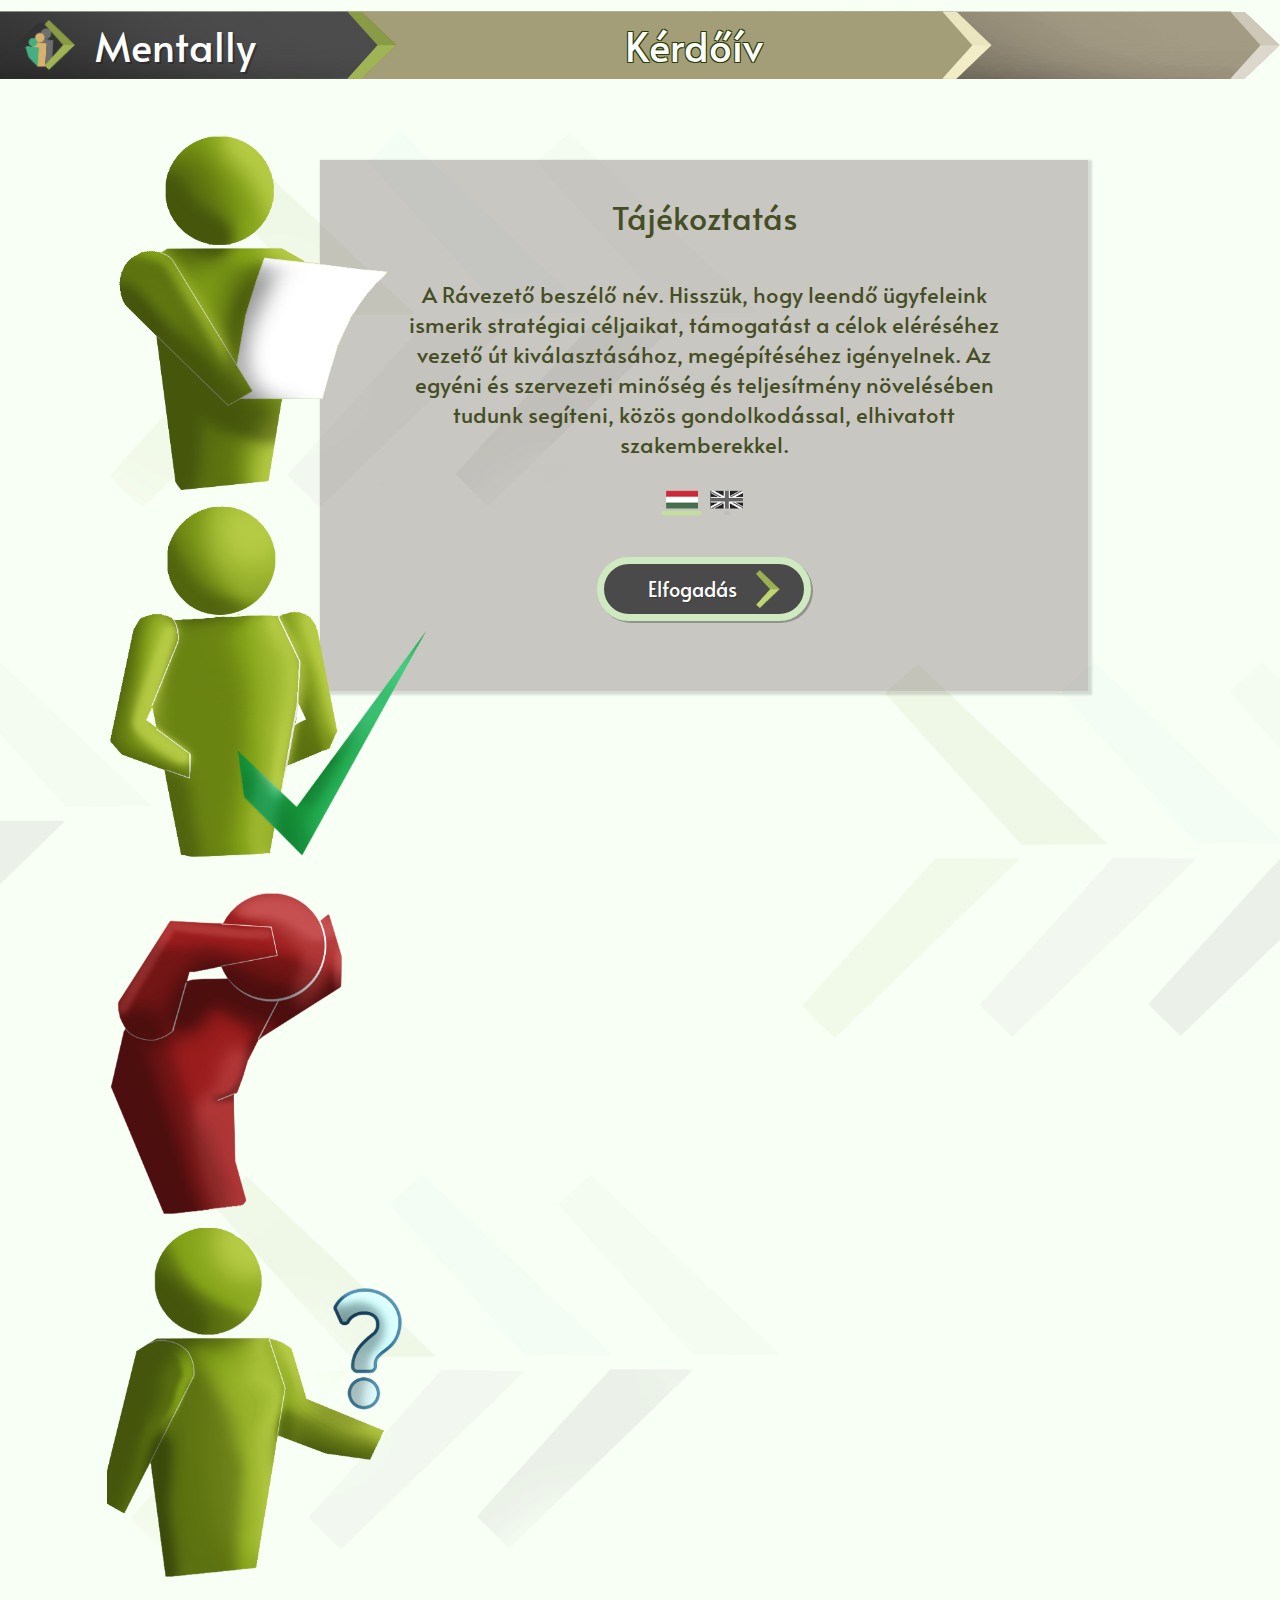
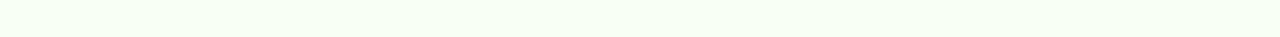
<file: index.html>
<!DOCTYPE html>
<html>

<head>
    <meta charset="UTF-8">
    <meta name="viewport" content="width=device-width, initial-scale=1.0">
    <link rel="stylesheet" href="./styles/index.css" />
    <link rel="icon" type="image/x-icon" href="./imgaes/LOGO_javitott.png">
    <title>Mentally Kezdőlap</title>
</head>

<body>

    <!-- Navbar -->
    <div class="div-back">
        <div class="div-back-seventyfive">

            <div class="div-mid">
                <div class="div-mid-fifty">
                    <div class="div-front">
                        <div class="logo"></div>
                        <text class="logoText">Mentally</text>
                    </div>
                </div>
                <div class="div-mid-hundred">
                    <text class="headerText">Kérdőív</text>

                </div>


            </div>
        </div>
        <div class="div-back-hundred">
            <div class="placeholderLogo"></div>
        </div>
    </div>

    <!-- Body -->
    <div class="contentContainer">

        <div class="containerLeft">
            <div class="readingMan"></div>
            <div class="proudMan"></div>
            <div class="depressedMan"></div>
            <div class="questioningMan"></div>

        </div>

        <div class="containerRight containerRightBlack">
            <text class="bigText">Tájékoztatás</text>
            <text class="mediumtext">
                A Rávezető beszélő név. Hisszük, hogy leendő ügyfeleink ismerik stratégiai céljaikat, támogatást a célok
                eléréséhez
                vezető út kiválasztásához, megépítéséhez igényelnek. Az egyéni és szervezeti minőség és teljesítmény
                növelésében tudunk
                segíteni, közös gondolkodással, elhivatott szakemberekkel.
            </text>

            <div class="languageSelectorContainer">
                <div class="hu active" onclick="toggleLanguage('hu')"></div>
                <div class="en" onclick="toggleLanguage('en')"></div>
            </div>

            <!-- Button -->
            <div class="button">
                <text class="buttonText">Elfogadás</text>
                <div class="buttonImage"></div>
            </div>

        </div>

    </div>
    <script src="./scripts/index.js"></script>
</body>

</html>
</file>
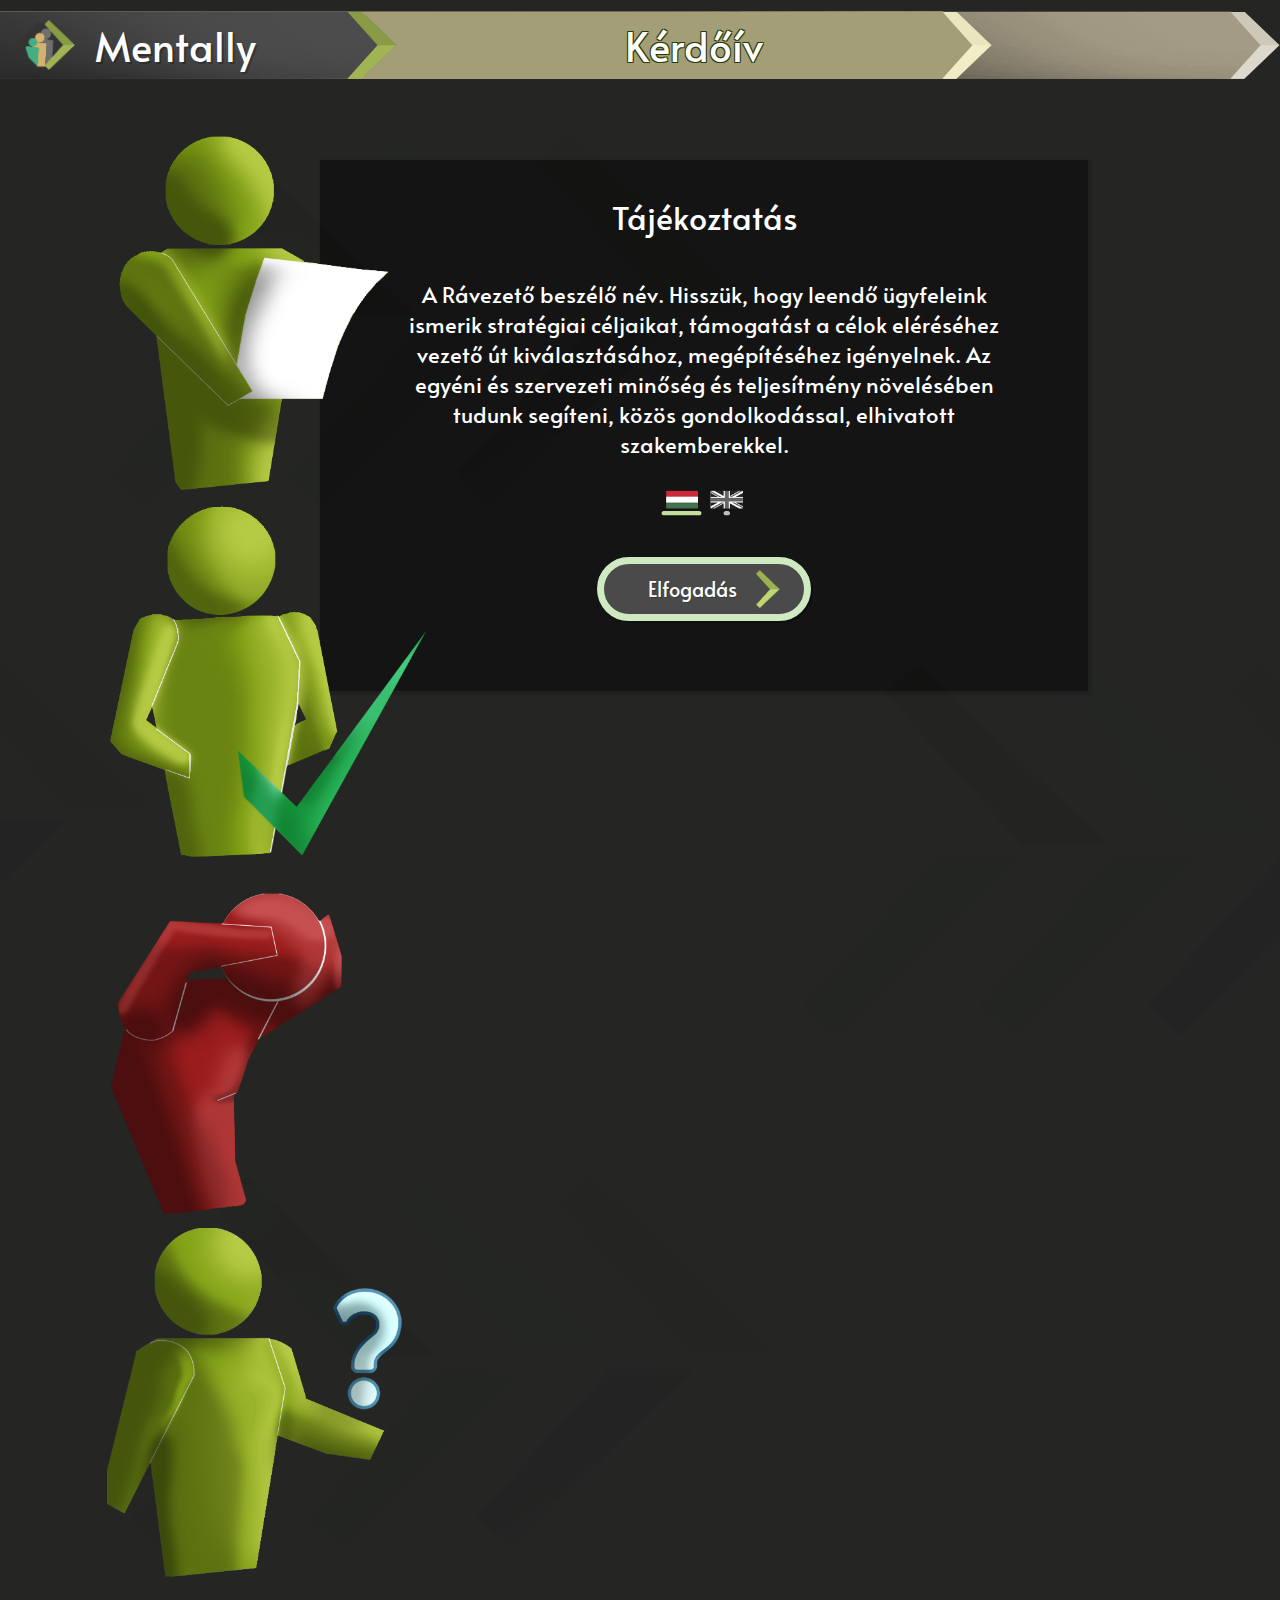
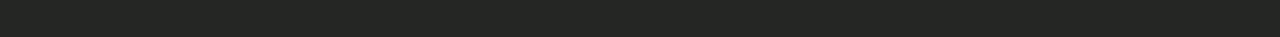
<file: darkMode/index.html>
<!DOCTYPE html>
<html>
    <head>
        <meta charset="UTF-8">
        <meta name="viewport" content="width=device-width, initial-scale=1.0">
        <link rel="stylesheet" href="../styles/index.css"/>
        <link rel="icon" type="image/x-icon" href="../imgaes/LOGO_javitott.png">
                <link rel="stylesheet" href="./darkMode.css" />
        <title>Mentally Kezdőlap</title>
    </head>
    <body>
        
        <!-- Navbar -->
        <div class="div-back">
            <div class="div-back-seventyfive">

                <div class="div-mid">
                    <div class="div-mid-fifty">
                        <div class="div-front">
                            <div class="logo"></div>
                            <text class="logoText">Mentally</text>
                        </div>
                    </div>
                    <div class="div-mid-hundred">
                        <text class="headerText">Kérdőív</text>

                    </div>


                </div>
            </div>
            <div class="div-back-hundred">
                <div class="placeholderLogo"></div>
            </div>
        </div>

        <!-- Body -->
        <div class="contentContainer">

            <div class="containerLeft">
                <div class="readingMan"></div>
                <div class="proudMan"></div>
                <div class="depressedMan"></div>
                <div class="questioningMan"></div>

            </div>

            <div class="containerRight containerRightBlack">
                <text class="bigText whiteText">Tájékoztatás</text>
                <text class="mediumtext whiteText">
                    A Rávezető beszélő név. Hisszük, hogy leendő ügyfeleink ismerik stratégiai céljaikat, támogatást a célok eléréséhez
                    vezető út kiválasztásához, megépítéséhez igényelnek. Az egyéni és szervezeti minőség és teljesítmény növelésében tudunk
                    segíteni, közös gondolkodással, elhivatott szakemberekkel.
                </text>

                <div class="languageSelectorContainer">
                    <div class="hu active" onclick="toggleLanguage('hu')"></div>
                    <div class="en" onclick="toggleLanguage('en')"></div>
                </div>

                <!-- Button -->
                <div class="button">
                    <text class="buttonText">Elfogadás</text>
                    <div class="buttonImage"></div>
                </div>
                
            </div>

        </div>
         <script src="../scripts/index.js"></script>
    </body>
</html>
</file>
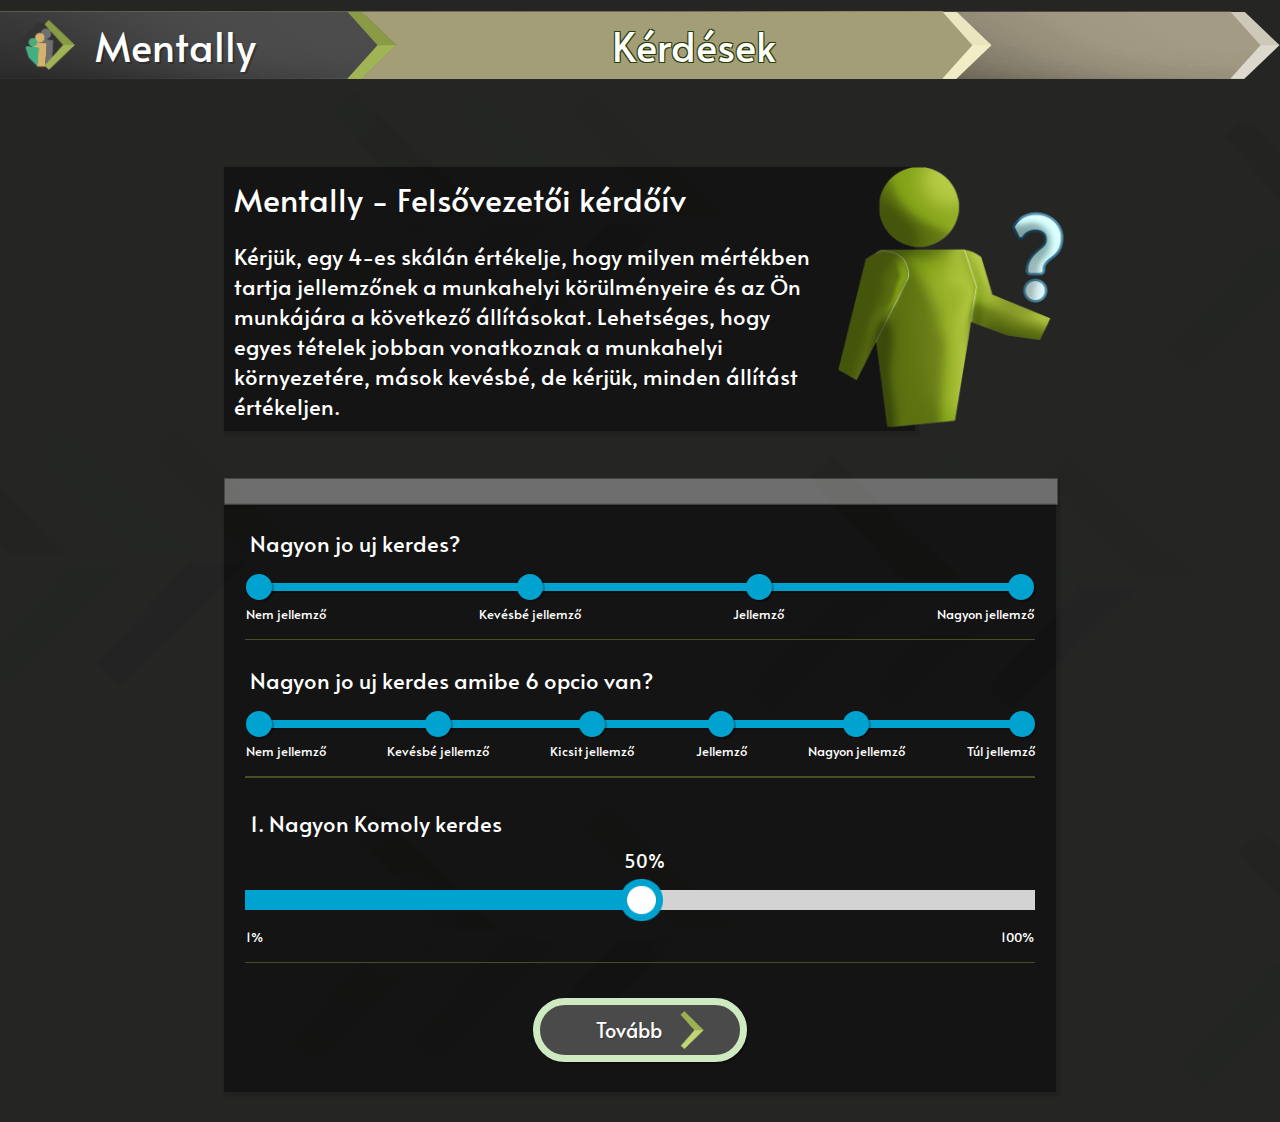
<file: darkMode/kerdoiv.html>
<!DOCTYPE html>
<html>

<head>
    <meta charset="UTF-8">
    <meta name="viewport" content="width=device-width, initial-scale=1.0">
    <link rel="stylesheet" href="../styles/index.css" />
    <link rel="stylesheet" href="../styles/kerdoiv.css" />
    <link rel="icon" type="image/x-icon" href="../imgaes/LOGO_javitott.png">
    <link rel="stylesheet" href="./darkMode.css" />
    <title>Mentally Kérdőív</title>
</head>

<body>
    <!-- Navbar -->
    <div class="div-back">
        <div class="div-back-seventyfive">
            <div class="div-mid">
                <div class="div-mid-fifty">
                    <div class="div-front">
                        <div class="logo"></div>
                        <text class="logoText">Mentally</text>
                    </div>
                </div>
                <div class="div-mid-hundred">
                    <text class="headerText">Kérdések</text>

                </div>
            </div>
        </div>
        <div class="div-back-hundred">
            <div class="placeholderLogo"></div>
        </div>
    </div>
    <!-- Body -->
    <div class="contentKerdoiv">
        <div class="innerContainerLeftKerdoiv ">
            <div class="textContainer containerRightBlack">
                <div class="bigTextKerdoiv whiteText">Mentally - Felsővezetői kérdőív</div>
                <div class="mediumTextKerdoiv whiteText">Kérjük, egy 4-es skálán értékelje, hogy milyen mértékben tartja
                    jellemzőnek a
                    munkahelyi körülményeire és az Ön munkájára a következő állításokat. Lehetséges, hogy egyes tételek
                    jobban vonatkoznak a munkahelyi környezetére, mások kevésbé, de kérjük, minden állítást értékeljen.
                </div>
            </div>


            <div class="innerContainerRightKerdoiv">
                <div class="questioningManKerdoiv"></div>
            </div>

        </div>

    </div>



    <div class="kerdoivKerdesekContainer">

        <div class="progressBarContainer">
            <div class="progressBar">
                <div class="progressBarBar">
                    <div class="progressBarPercentage whiteText"></div>
                </div>
            </div>
        </div>

        <div class="greyContainer containerRightBlack">
            <!-- Select -->
            <div class="kerdoivKerdesek">

                <!-- Question 1 -->
                <div class="questionContainerKerdoiv">
                    <!-- Text Container -->
                    <div class="questiontextContainer">
                        <div class="KerdesTextkerodiv whiteText">Nagyon jo uj kerdes?</div>
                    </div>

                    <div class="radio-container">
                        <div class="lineUnderRadios"></div>
                        <div class="radio-group">
                            <div class="radio-item alignLeft">
                                <input type="radio" id="group1-option1" name="group1" value="1">
                                <label for="group1-option1" class="optionText whiteText alignLeft">
                                    <span class="custom-radio">
                                        <img src="../imgaes/Polygon 2 (1).png" alt="Checked Image">
                                    </span>
                                    <span>Nem jellemző</span>
                                </label>
                            </div>
                            <div class="radio-item">
                                <input type="radio" id="group1-option2" name="group1" value="2">
                                <label for="group1-option2" class="optionText whiteText">
                                    <span class="custom-radio">
                                        <img src="../imgaes/Polygon 2 (1).png" alt="Checked Image">
                                    </span>
                                    <span>Kevésbé jellemző</span>
                                </label>
                            </div>
                            <div class="radio-item">
                                <input type="radio" id="group1-option3" name="group1" value="3">
                                <label for="group1-option3" class="optionText whiteText">
                                    <span class="custom-radio">
                                        <img src="../imgaes/Polygon 2 (1).png" alt="Checked Image">
                                    </span>
                                    <span>Jellemző</span>
                                </label>
                            </div>
                            <div class="radio-item alignRight">
                                <input type="radio" id="group1-option4" name="group1" value="4">
                                <label for="group1-option4" class="optionText whiteText alignRight">
                                    <span class="custom-radio">
                                        <img src="../imgaes/Polygon 2 (1).png" alt="Checked Image">
                                    </span>
                                    <span>Nagyon jellemző</span>
                                </label>
                            </div>
                        </div>
                    </div>
                    <div class="hr"></div>

                </div>
                <!-- ////////// -->
                <!-- Question 2 -->
                <div class="questionContainerKerdoiv">
                    <!-- Text Container -->
                    <div class="questiontextContainer">
                        <div class="KerdesTextkerodiv whiteText">Nagyon jo uj kerdes amibe 6 opcio van?</div>
                    </div>

                    <div class="radio-container">
                        <div class="lineUnderRadios"></div>
                        <div class="radio-group">
                            <div class="radio-item alignLeft">
                                <input type="radio" id="group2-option1" name="group2" value="1">
                                <label for="group2-option1" class="optionText whiteText alignLeft">
                                    <span class="custom-radio">
                                        <img src="../imgaes/Polygon 2 (1).png" alt="Checked Image">
                                    </span>
                                    <span>Nem jellemző</span>
                                </label>
                            </div>
                            <div class="radio-item">
                                <input type="radio" id="group2-option2" name="group2" value="2">
                                <label for="group2-option2" class="optionText whiteText">
                                    <span class="custom-radio">
                                        <img src="../imgaes/Polygon 2 (1).png" alt="Checked Image">
                                    </span>
                                    <span>Kevésbé jellemző</span>
                                </label>
                            </div>
                            <div class="radio-item">
                                <input type="radio" id="group2-option3" name="group2" value="3">
                                <label for="group2-option3" class="optionText whiteText">
                                    <span class="custom-radio">
                                        <img src="../imgaes/Polygon 2 (1).png" alt="Checked Image">
                                    </span>
                                    <span>Kicsit jellemző</span>
                                </label>
                            </div>
                            <div class="radio-item">
                                <input type="radio" id="group2-option4" name="group2" value="4">
                                <label for="group2-option4" class="optionText whiteText">
                                    <span class="custom-radio">
                                        <img src="../imgaes/Polygon 2 (1).png" alt="Checked Image">
                                    </span>
                                    <span>Jellemző</span>
                                </label>
                            </div>
                            <div class="radio-item">
                                <input type="radio" id="group2-option5" name="group2" value="5">
                                <label for="group2-option5" class="optionText whiteText">
                                    <span class="custom-radio">
                                        <img src="../imgaes/Polygon 2 (1).png" alt="Checked Image">
                                    </span>
                                    <span>Nagyon jellemző</span>
                                </label>
                            </div>
                            <div class="radio-item">
                                <input type="radio" id="group2-option6" name="group2" value="6">
                                <label for="group2-option6" class="optionText whiteText alignRight">
                                    <span class="custom-radio">
                                        <img src="../imgaes/Polygon 2 (1).png" alt="Checked Image">
                                    </span>
                                    <span>Túl jellemző</span>
                                </label>
                            </div>
                        </div>
                    </div>
                    <div class="hr"></div>

                </div>
                <!-- ////////// -->

            </div>

            <!-- Slider -->
            <div class="questionContainerKerdoiv">
                <div class="questiontextContainer">
                    <div class="KerdesTextkerodiv whiteText">
                        1. Nagyon Komoly kerdes
                    </div>
                </div>

                <div class="slider-containerR">
                    <div class="movingPercentageTextContainer">
                        <div class="movingPercentageText whiteText" id="percentage">50%</div>
                    </div>
                    <input type="range" min="1" max="100" value="50" class="sliderR" id="myRangeR">
                </div>

                <div class="percentageContainer">
                    <div class="optionText left whiteText">1%
                    </div>
                    <div class="optionText right whiteText">100%
                    </div>
                </div>
                <div class="hr"></div>

            </div>


            <!-- Button -->
            <div class="button" id="nextButton">
                <text class="buttonText">Tovább</text>
                <div class="buttonImage"></div>
            </div>
        </div>


    </div>

    <script src="../scripts/kerdoiv.js"></script>
    <script src="../scripts/index.js"></script>


</body>

</html>
</file>
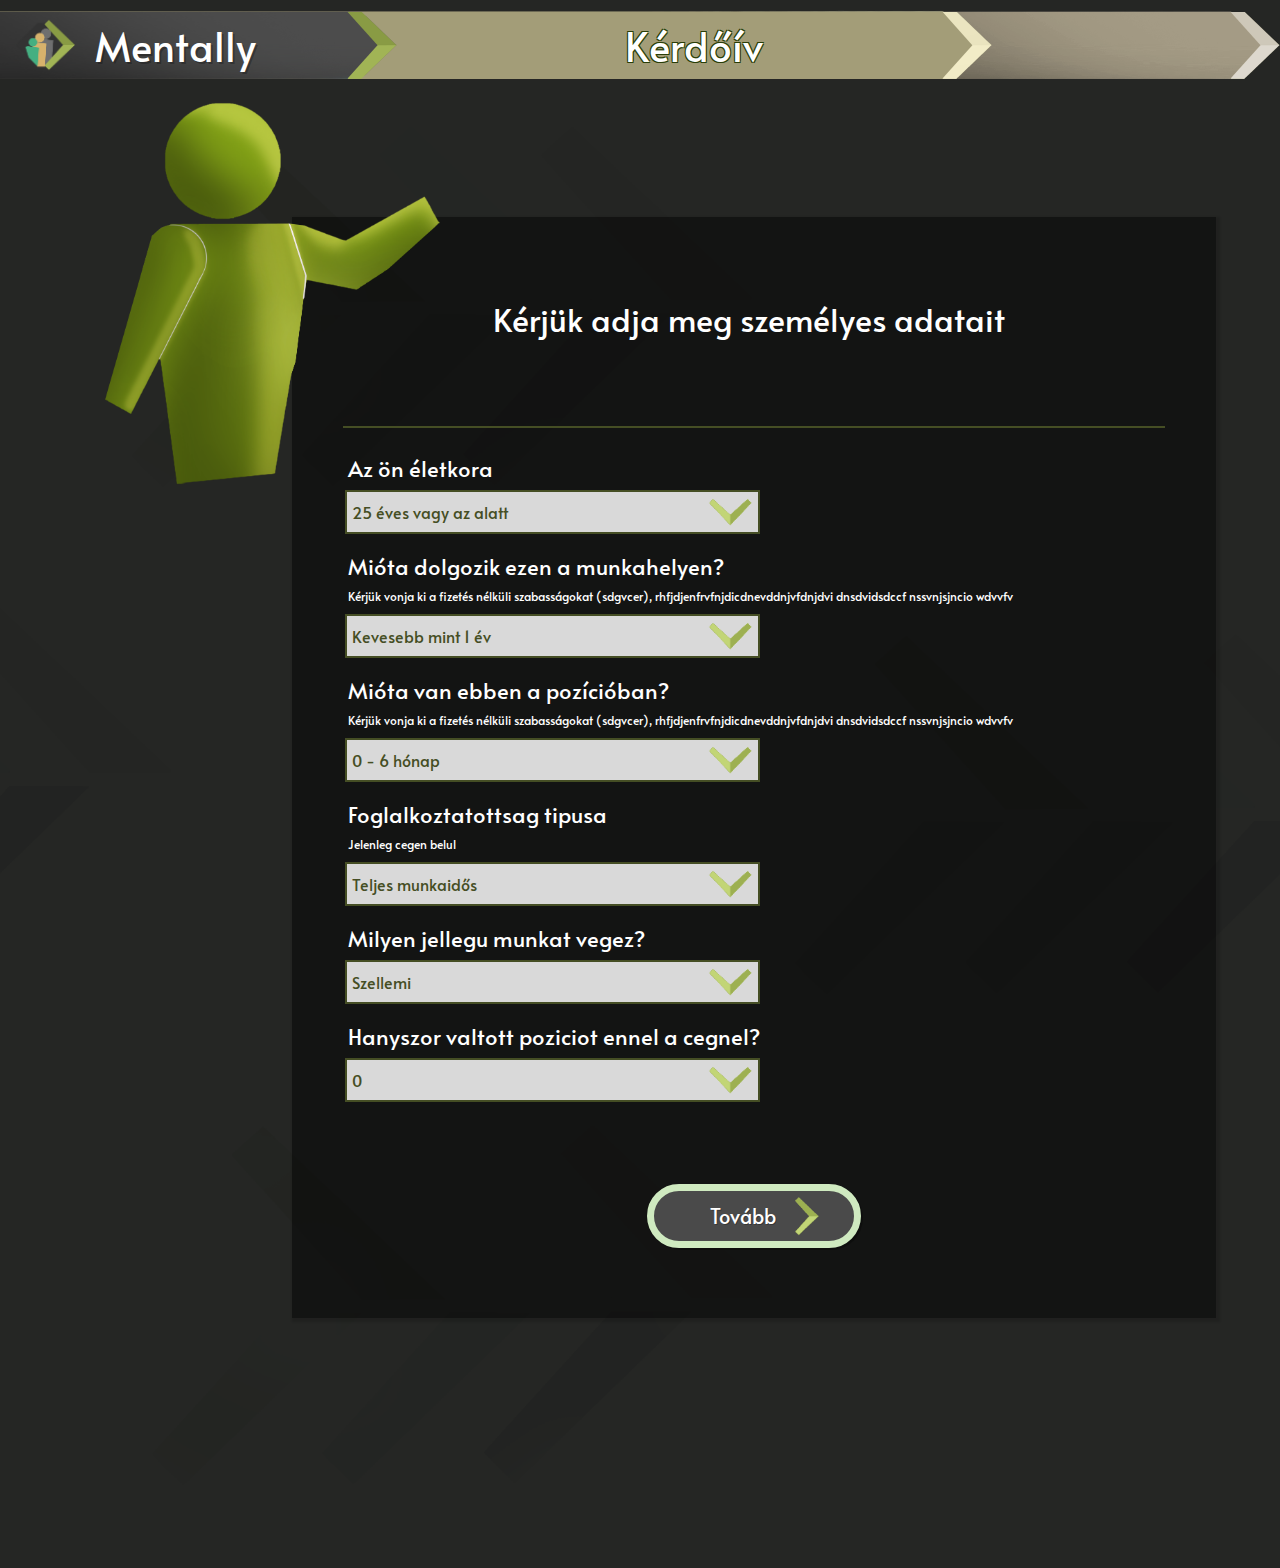
<file: darkMode/szemelyesAdatok.html>
<!DOCTYPE html>
<html>

<head>
    <meta charset="UTF-8">
    <meta name="viewport" content="width=device-width, initial-scale=1.0">
    <link rel="stylesheet" href="../styles/index.css" />
    <link rel="stylesheet" href="../styles/szemelyesAdatok.css" />
    <link rel="icon" type="image/x-icon" href="../imgaes/LOGO_javitott.png">
            <link rel="stylesheet" href="./darkMode.css" />
    <title>Mentally Személyes Adatok</title>
</head>

<body>

    <!-- Navbar -->
    <div class="div-back">
        <div class="div-back-seventyfive">

            <div class="div-mid">
                <div class="div-mid-fifty">
                    <div class="div-front">
                        <div class="logo"></div>
                        <text class="logoText">Mentally</text>
                    </div>
                </div>
                <div class="div-mid-hundred">
                    <text class="headerText">Kérdőív</text>

                </div>


            </div>
        </div>
        <div class="div-back-hundred">
            <div class="placeholderLogo"></div>
        </div>
    </div>

    <!-- Body -->
    <div class="content">
        <div class="innerContainerLeft">
            <div class="pointingMan"></div>
        </div>
        <div class="innerContainerRight containerRightBlack">
            <text class="bigTextSzem whiteText whiteText">Kérjük adja meg személyes adatait</text>

            <div class="hr whiteText"></div>
            <div class="questionContainerSzem">
                <!-- Elso -->
                <text class="mediumtextSzem whiteText">Az ön életkora</text>
                <!-- Dropdown -->
                <div class="custom-select">
                    <select>
                        <option value="0">25 éves vagy az alatt</option>
                        <option value="1">25 éves vagy az alatt</option>
                        <option value="2">25 éves vagy az alatt</option>
                        <option value="3">25 éves vagy az alatt</option>
                        <option value="4">25 éves vagy az alatt</option>

                    </select>
                </div>
                <!-- Masodik -->
                <text class="mediumtextSzem whiteText">Mióta dolgozik ezen a munkahelyen?</text>
                <text class="smalltextSzem whiteText">Kérjük vonja ki a fizetés nélküli szabasságokat (sdgvcer),
                    rhfjdjenfrvfnjdicdnevddnjvfdnjdvi dnsdvidsdccf nssvnjsjncio
                    wdvvfv</text>

                <!-- Dropdown -->
                <div class="custom-select">
                    <select>
                        <option value="0">Kevesebb mint 1 év</option>
                        <option value="1">Kevesebb mint 1 év</option>
                        <option value="2">Kevesebb mint 1 év</option>
                        <option value="3">Kevesebb mint 1 év</option>
                        <option value="4">Kevesebb mint 1 év</option>

                    </select>
                </div>
                <!-- Harmadik -->
                <text class="mediumtextSzem whiteText">Mióta van ebben a pozícióban?</text>
                <text class="smalltextSzem whiteText">Kérjük vonja ki a fizetés nélküli szabasságokat (sdgvcer),
                    rhfjdjenfrvfnjdicdnevddnjvfdnjdvi
                    dnsdvidsdccf nssvnjsjncio
                    wdvvfv</text>

                <!-- Dropdown -->
                <div class="custom-select">
                    <select>
                        <option value="0">0 - 6 hónap</option>
                        <option value="1">0 - 6 hónap</option>
                        <option value="2">0 - 6 hónap</option>
                        <option value="3">0 - 6 hónap</option>

                    </select>
                </div>
                <!-- Negyedik -->
                <text class="mediumtextSzem whiteText">Foglalkoztatottsag tipusa</text>
                <text class="smalltextSzem whiteText">Jelenleg cegen belul</text>

                <!-- Dropdown -->
                <div class="custom-select">
                    <select>
                        <option value="0">Teljes munkaidős</option>
                        <option value="1">Teljes munkaidős</option>
                        <option value="2">Teljes munkaidős</option>
                        <option value="3">Teljes munkaidős</option>

                    </select>
                </div>
                <!-- Otodik -->
                <text class="mediumtextSzem whiteText">Milyen jellegu munkat vegez?</text>

                <!-- Dropdown -->
                <div class="custom-select">
                    <select>
                        <option value="0">Szellemi</option>
                        <option value="1">Szellemi</option>
                        <option value="2">Szellemi</option>
                        <option value="3">Szellemi</option>

                    </select>
                </div>
                <!-- Hatodik -->
                <text class="mediumtextSzem whiteText">Hanyszor valtott poziciot ennel a cegnel?</text>

                <!-- Dropdown -->
                <div class="custom-select">
                    <select>
                        <option value="0">0</option>
                        <option value="1">1</option>
                        <option value="2">2</option>
                        <option value="3">3</option>
                    </select>
                </div>

            </div>

            <div class="spacer"></div>
            <!-- Button -->
            <div class="button">
                <text class="buttonText">Tovább</text>
                <div class="buttonImage"></div>
            </div>

        </div>


    </div>
    <script src="../scripts/index.js"></script>

</body>

</html>
</file>
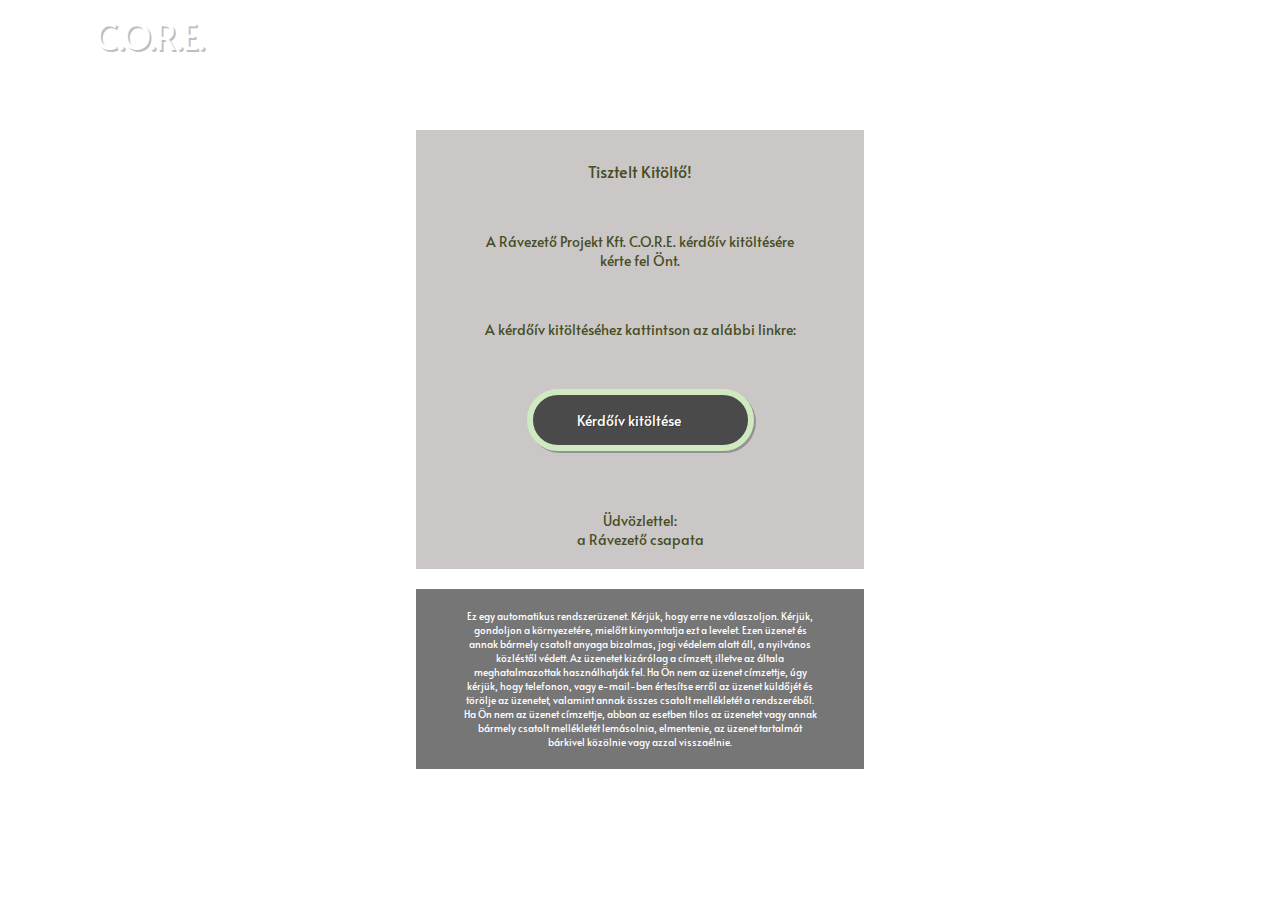
<file: newsletter/newsletter.html>
<!DOCTYPE html>
<html>

<head>
    <meta charset="UTF-8">
    <!--[if !mso]><!-->
    <meta name="viewport" content="width=device-width, initial-scale=1.0">

<link rel="preconnect" href="https://fonts.googleapis.com">
<link rel="preconnect" href="https://fonts.gstatic.com" crossorigin>
<link
    href="https://fonts.googleapis.com/css2?family=Alata&family=Tomorrow:ital,wght@0,100;0,200;0,300;0,400;0,500;0,600;0,700;0,800;0,900;1,100;1,200;1,300;1,400;1,500;1,600;1,700;1,800;1,900&family=Varta:wght@300..700&display=swap"
    rel="stylesheet">

<style>


body {
    width: 100%;
    height: auto;
    margin: 0px;
    padding: 0px;
background-image: url('https://i.imgur.com/Te8EI1q.png');
    background-repeat: no-repeat;
    background-size: cover;
    background-position: center;
}
.container{
    width: 100%;
    height: auto;
    display: flex;
    flex-direction: column;
    justify-content: space-evenly;
    align-items: center;
}
.logoContainer {
    width: 100%;
    height: 70px;

}
.logoBackground{
    width: 300px;
    height: 100%;
    background-image: url('https://imgur.com/agyHUQH.png');
    background-repeat: no-repeat;
    background-size: auto 100%;
        /* Maintain height, adjust width */
    background-position: right;
    display: flex;
    flex-direction: row;
    justify-content: flex-start;
    align-items: center;
    z-index: 120;
}
.logoImage{
    height: 90%;
    width: auto;
    aspect-ratio: 1.27;
    background-image: url('https://imgur.com/o23ehY3.png');
    background-repeat: no-repeat;
    background-size: auto 100%;
        /* Maintain height, adjust width */
    background-position: center;
    margin-left: 5px;
    margin-right: 5px;
    z-index: 120;
}
.logoText{
    font-size: 35px;
    color: #fff;
    text-shadow: 2px 2px #0004;
    font-weight: 500;
    font-family: 'Alata', sans-serif;
        /* Use the imported font */
    margin: 5px;
    z-index: 120;
}

.greyContainer{
    width: 35vw;
    height: auto;
    margin-top: 60px;
    margin-bottom: 10px;
    background-color: #90848475;
    display: flex;
    flex-direction: column;
    justify-content: space-evenly;
    align-items: center;
}
.bigTextContainer{
    width: 100%;
    height: auto;
    display: flex;
    flex-direction: row;
    justify-content: space-evenly;
    align-items: center;
}
.manContainer{
    position: absolute;
    left: 25vw;
    top: 90px;
    width: 35%;
    aspect-ratio: 0.9;
    background-image: url('https://imgur.com/mRh59gI.png');
    background-repeat: no-repeat;
    background-size: auto 100%;
    background-position: center;
    max-width: 190px;
}
.manContainerProud{
    background-image: url('https://imgur.com/CtNEM1L.png');
}
.bigText{
    font-size: 16px;
    color: #454E24;
    font-weight: 500;
    font-family: 'Alata', sans-serif;
    margin: 20px; 
    margin-left: 10%;
    margin-right: 10%;
    margin-top: 30px;
    text-align: center;
    z-index: 50;
}
.mediumText {
    font-size: 14px;
    color: #454E24;
    font-weight: 500;
    font-family: 'Alata', sans-serif;
    margin: 20px;
    margin-left: 10%;
    margin-right: 10%;
    margin-top: 30px;
    text-align: center;
    z-index: 50;
    max-width: 70%;
}
.smalltext{
    font-size: 10px;
    color: #fff;
    font-weight: 500;
    font-family: 'Alata', sans-serif;
    margin: 20px;
    margin-left: 10%;
    margin-right: 10%;
    text-align: center;
}
.button {
    background-color: #4A4A4A;
    border: 6px solid #cfeac0;
    box-shadow: 2px 2px #0004;
    height: 50px;
    aspect-ratio: 4.3;
    border-radius: 100px;
    margin: 30px;
    display: flex;
    justify-content: center;
    align-items: center;
    cursor: pointer;
    z-index: 100;
    transition: background-color 0.5s ease-in-out;
    transition: border-color 0.5s ease-in-out;
}

.button:hover {
    border-color: #51BCDA;
    background-color: #006466;
}

.button:hover .buttonImage {
    margin-left: 15px;
    background-image: url('https://imgur.com/lVBf9Wh.png');
}

.button:hover .buttonText {
    margin-left: 15px;
}

.buttonText {
    font-size: 14px;
    color: #fff;
    font-weight: 500;
    font-family: 'Alata', sans-serif;
    margin: 5px;
    text-shadow: 1px 1px #0004;
    z-index: 50;
    transition: margin-left 0.3s ease-in-out;
}

.buttonImage {
    height: 80%;
    width: auto;
    aspect-ratio: 0.82;
    background-image: url('https://imgur.com/KlWdEkH.png');
    background-repeat: no-repeat;
    background-size: auto 100%;
    background-position: center;
    margin-left: 5px;
    margin-right: -15px;
    z-index: 49;
    transition: margin-left 0.3s ease-in-out;
}
.blackContainer{
    width: 35vw;
    height: auto;
    margin-top: 10px;
    margin-bottom: 30px;
    background-color: #767676;
    display: flex;
    flex-direction: column;
    justify-content: space-evenly;
    align-items: center;
}

@media (max-width: 1200px) {
    .manContainer {
        left: 20vw;
    }
    .greyContainer {
        width: 40vw;
    }
    .blackContainer {
        width: 40vw;
    }
}
@media (max-width: 1000px) {
    .manContainer {
        left: 12vw;
    }

    .greyContainer {
        width: 50vw;
    }
    .blackContainer {
        width: 50vw;
    }

}
@media (max-width: 850px) {
    .manContainer {
        left: 8vw;
    }

    .greyContainer {
        width: 55vw;
    }
    .blackContainer {
        width: 55vw;
    }
}
@media (max-width: 750px) {
    .manContainer {
        left: 2vw;
    }

    .greyContainer {
        width: 65vw;
    }
    .blackContainer {
        width: 65vw;
    }
}
@media (max-width: 600px) {
    .manContainer {
        left: 0vw;
    }

    .greyContainer {
        width: 65vw;
    }
    .blackContainer {
        width: 65vw;
    }
}
@media (max-width: 350px) {
    .manContainer {
        left: 0vw;
    }

    .greyContainer {
        width: 80vw;
    }
    .blackContainer {
        width: 80vw;
    }

}
</style>

    <!--<![endif]-->

</head>
<body style="margin: 0; padding: 0; background-color: #ffffff; font-family: Arial, sans-serif;">
    <!--[if mso]>

<table width="100%" cellpadding="0" cellspacing="0" border="0" style="background-color: #ffffff;">
    <tr>
        <td align="center">

            <img src="https://imgur.com/Te8EI1q.png" alt="" width="100%"
                style="display: block; max-width: 100%; height: auto;">

            <table width="600" cellpadding="0" cellspacing="0" border="0" style="margin-top: 20px;">
                <tr>
                    <td>
                        <table width="100%" cellpadding="0" cellspacing="0" border="0">
                            <tr>
                                <td style="position: relative;">
                                    <img src="https://imgur.com/agyHUQH.png" alt="" width="600" height="70"
                                        style="display: block;">
                                    <div
                                        style="position: absolute; top: 0; left: 0; width: 100%; height: 70px; display: flex; align-items: center;">
                                        <img src="https://imgur.com/o23ehY3.png" alt="Logo"
                                            style="height: 60px; margin: 0 10px;">
                                        <span
                                            style="color: #fff; font-size: 35px; font-weight: bold; text-shadow: 2px 2px #0004;">C.O.R.E.</span>
                                    </div>
                                </td>
                            </tr>
                        </table>
                    </td>
                </tr>
            </table>

            <table width="600" cellpadding="0" cellspacing="0" border="0"
                style="margin-top: 30px; background-color: rgba(144, 132, 132, 0.45); padding: 30px;">
                <tr>
                    <td align="center">
                        <img src="https://imgur.com/mRh59gI.png" alt="Man"
                            style="max-width: 190px; margin-bottom: 20px;">
                        <div
                            style="font-size: 16px; color: #454E24; font-weight: bold; text-align: center; margin-bottom: 20px;">
                            Tisztelt Kitöltő!
                        </div>
                        <div
                            style="font-size: 14px; color: #454E24; font-weight: bold; text-align: center; margin-bottom: 20px;">
                            A Rávezető Projekt Kft. C.O.R.E. kérdőív kitöltésére kérte fel Önt.
                        </div>
                        <div
                            style="font-size: 14px; color: #454E24; font-weight: bold; text-align: center; margin-bottom: 20px;">
                            A kérdőív kitöltéséhez kattintson az alábbi linkre:
                        </div>

                        <table cellpadding="0" cellspacing="0" border="0" style="margin: 20px auto;">
                            <tr>
                                <td align="center" bgcolor="#4A4A4A"
                                    style="padding: 10px 30px; border-radius: 30px; border: 6px solid #cfeac0;">
                                    <a href="https://example.com"
                                        style="color: #ffffff; text-decoration: none; font-size: 14px; font-weight: bold;">Kérdőív
                                        kitöltése</a>
                                </td>
                            </tr>
                        </table>

                        <div
                            style="font-size: 14px; color: #454E24; font-weight: bold; text-align: center; margin-top: 30px;">
                            Üdvözlettel:<br />
                            a Rávezető csapata
                        </div>
                    </td>
                </tr>
            </table>

            <table width="600" cellpadding="0" cellspacing="0" border="0"
                style="margin-top: 20px; background-color: #767676; padding: 20px;">
                <tr>
                    <td align="center" style="font-size: 10px; color: #ffffff; text-align: center;">
                        Ez egy automatikus rendszerüzenet. Kérjük, hogy erre ne válaszoljon.<br>
                        Kérjük, gondoljon a környezetére, mielőtt kinyomtatja ezt a levelet.<br>
                        Ezen üzenet és annak bármely csatolt anyaga bizalmas, jogi védelem alatt áll... stb.
                    </td>
                </tr>
            </table>

        </td>
    </tr>
</table>


    <![endif]-->

    <!--[if !mso]><!-->

    <div class="container">

        <div class="logoContainer">
            <div class="logoBackground">
                <div class="logoImage"></div>
                <div class="logoText">C.O.R.E.</div>
            </div>
        </div>

        <div class="greyContainer">
            <div class="bigTextContainer">
                <div class="manContainer"></div>
                <div class="bigText">
                    Tisztelt Kitöltő!
                </div>
            </div>


            <div class="mediumText">
                A Rávezető Projekt Kft.
                C.O.R.E. kérdőív kitöltésére kérte fel Önt.
            </div>
            <div class="mediumText">
                A kérdőív kitöltéséhez kattintson az alábbi linkre:
            </div>

            <div class="button">
                <text class="buttonText">Kérdőív kitöltése</text>
                <div class="buttonImage"></div>
            </div>

            <div class="mediumText">
                Üdvözlettel:<br />
                a Rávezető csapata
            </div>

        </div>

        <div class="blackContainer">
            <div class="smalltext">
                Ez egy automatikus rendszerüzenet. Kérjük, hogy erre ne válaszoljon.
                Kérjük, gondoljon a környezetére, mielőtt kinyomtatja ezt a levelet.
                Ezen üzenet és annak bármely csatolt anyaga bizalmas, jogi védelem alatt áll, a nyilvános közléstől
                védett. Az üzenetet
                kizárólag a címzett, illetve az általa meghatalmazottak használhatják fel. Ha Ön nem az üzenet
                címzettje, úgy kérjük,
                hogy telefonon, vagy e-mail-ben értesítse erről az üzenet küldőjét és törölje az üzenetet, valamint
                annak összes csatolt
                mellékletét a rendszeréből. Ha Ön nem az üzenet címzettje, abban az esetben tilos az üzenetet vagy annak
                bármely csatolt
                mellékletét lemásolnia, elmentenie, az üzenet tartalmát bárkivel közölnie vagy azzal visszaélnie.
            </div>
        </div>


    </div>

    <!--<![endif]-->



</body>

</html>
</file>
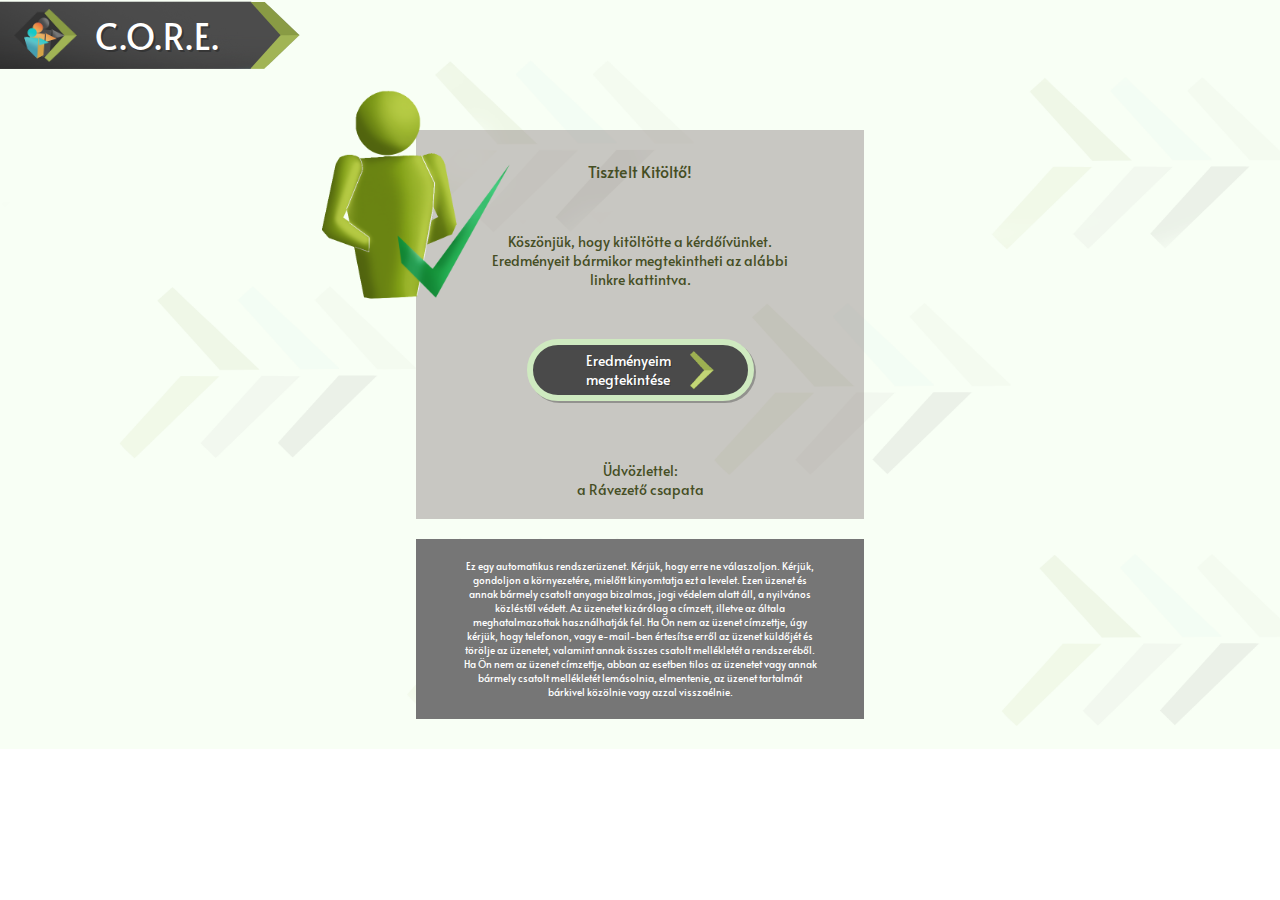
<file: newsletter/newsletterDone.html>
<!DOCTYPE html>
<html>

<head>
    <meta charset="UTF-8">
    <meta name="viewport" content="width=device-width, initial-scale=1.0">
    <link rel="stylesheet" href="./newsletter.css" />
</head>

<body>

    <div class="container">

        <div class="logoContainer">
            <div class="logoBackground">
                <div class="logoImage"></div>
                <div class="logoText">C.O.R.E.</div>
            </div>
        </div>

        <div class="greyContainer">
            <div class="bigTextContainer">
                <div class="manContainer manContainerProud"></div>
                <div class="bigText">
                    Tisztelt Kitöltő!
                </div>
            </div>


            <div class="mediumText">
                Köszönjük, hogy kitöltötte a kérdőívünket. 
                Eredményeit bármikor megtekintheti az alábbi linkre kattintva.
            </div>


            <div class="button">
                <text class="buttonText">Eredményeim<br/>megtekintése</text>
                <div class="buttonImage"></div>
            </div>

            <div class="mediumText">
                Üdvözlettel:<br />
                a Rávezető csapata
            </div>

        </div>

        <div class="blackContainer">
            <div class="smalltext">
                Ez egy automatikus rendszerüzenet. Kérjük, hogy erre ne válaszoljon.
                Kérjük, gondoljon a környezetére, mielőtt kinyomtatja ezt a levelet.
                Ezen üzenet és annak bármely csatolt anyaga bizalmas, jogi védelem alatt áll, a nyilvános közléstől
                védett. Az üzenetet
                kizárólag a címzett, illetve az általa meghatalmazottak használhatják fel. Ha Ön nem az üzenet
                címzettje, úgy kérjük,
                hogy telefonon, vagy e-mail-ben értesítse erről az üzenet küldőjét és törölje az üzenetet, valamint
                annak összes csatolt
                mellékletét a rendszeréből. Ha Ön nem az üzenet címzettje, abban az esetben tilos az üzenetet vagy annak
                bármely csatolt
                mellékletét lemásolnia, elmentenie, az üzenet tartalmát bárkivel közölnie vagy azzal visszaélnie.
            </div>
        </div>


    </div>

</body>

</html>
</file>
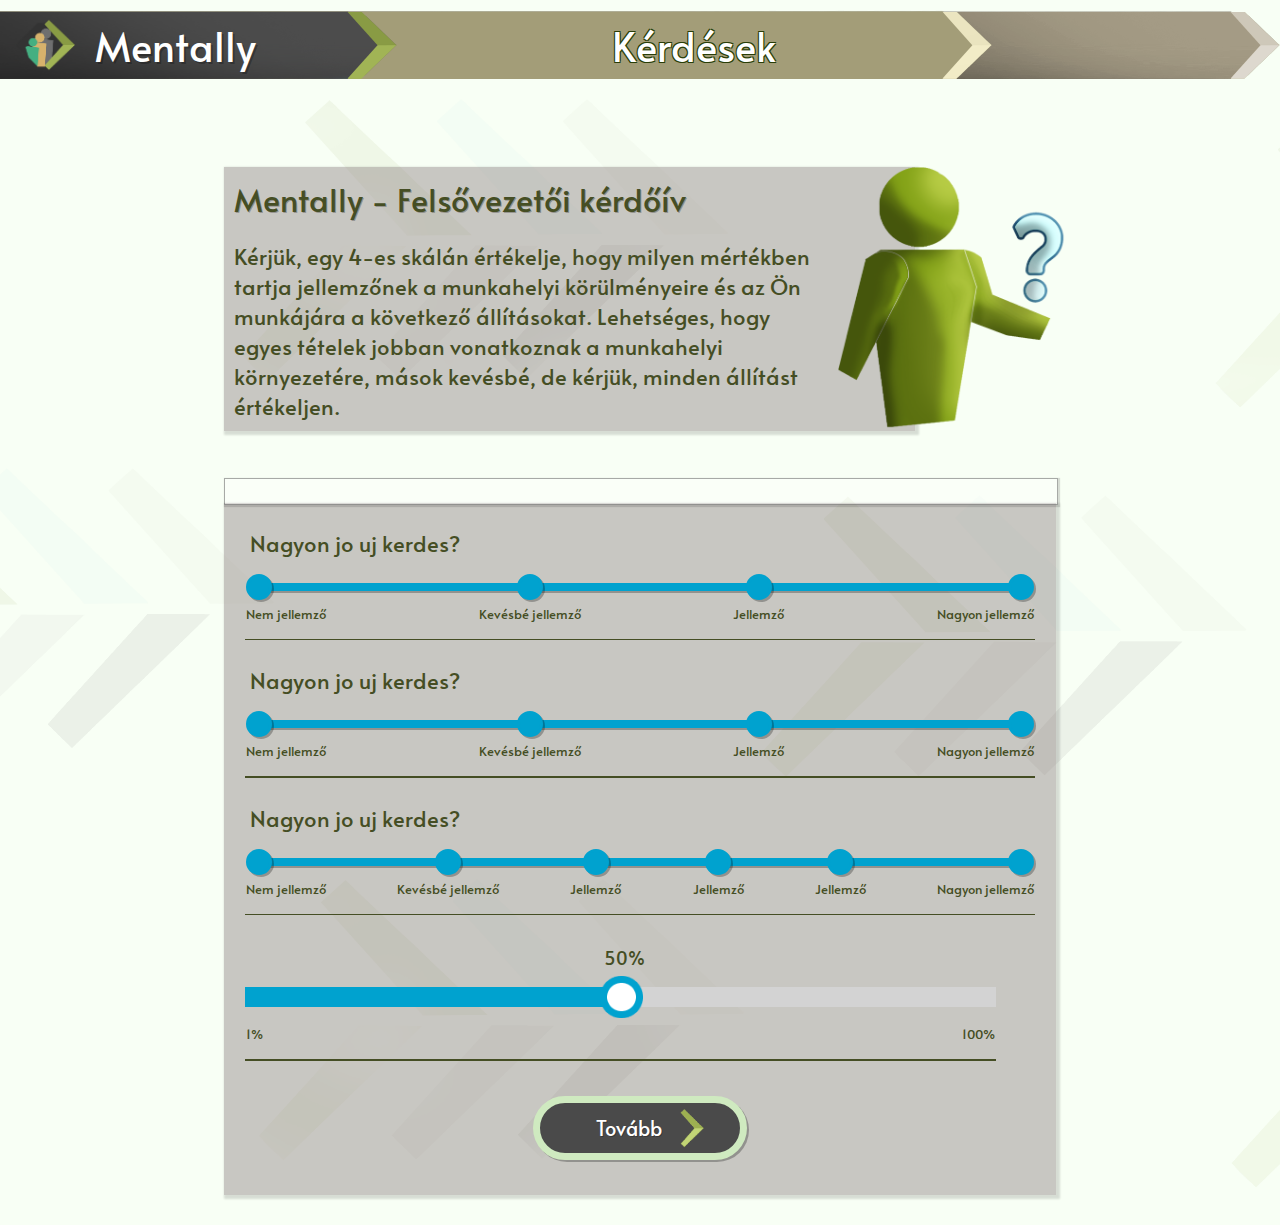
<file: pages/kerdoiv.html>
<!DOCTYPE html>
<html>

<head>
    <meta charset="UTF-8">
    <meta name="viewport" content="width=device-width, initial-scale=1.0">
    <link rel="stylesheet" href="../styles/index.css" />
    <link rel="stylesheet" href="../styles/kerdoiv.css" />
    <link rel="icon" type="image/x-icon" href="../imgaes/LOGO_javitott.png">
    <title>Mentally Kérdőív</title>
</head>

<body>
    <!-- Navbar -->
    <div class="div-back">
        <div class="div-back-seventyfive">
            <div class="div-mid">
                <div class="div-mid-fifty">
                    <div class="div-front">
                        <div class="logo"></div>
                        <text class="logoText">Mentally</text>
                    </div>
                </div>
                <div class="div-mid-hundred">
                    <text class="headerText">Kérdések</text>

                </div>
            </div>
        </div>
        <div class="div-back-hundred">
            <div class="placeholderLogo"></div>
        </div>
    </div>
    <!-- Body -->
    <div class="contentKerdoiv">
        <div class="innerContainerLeftKerdoiv ">
            <div class="textContainer containerRightBlack">
                <div class="bigTextKerdoiv">Mentally - Felsővezetői kérdőív</div>
                <div class="mediumTextKerdoiv">Kérjük, egy 4-es skálán értékelje, hogy milyen mértékben tartja
                    jellemzőnek a
                    munkahelyi körülményeire és az Ön munkájára a következő állításokat. Lehetséges, hogy egyes tételek
                    jobban vonatkoznak a munkahelyi környezetére, mások kevésbé, de kérjük, minden állítást értékeljen.
                </div>
            </div>


            <div class="innerContainerRightKerdoiv">
                <div class="questioningManKerdoiv"></div>
            </div>

        </div>

    </div>



    <div class="kerdoivKerdesekContainer">

        <div class="progressBarContainer">
            <div class="progressBar">
                <div class="progressBarBar">
                    <div class="progressBarPercentage"></div>
                </div>
            </div>
        </div>

        <div class="greyContainer containerRightBlack">
            <!-- Select -->
            <div class="kerdoivKerdesek">

<!-- Question 1 -->
<div class="questionContainerKerdoiv">
    <!-- Text Container -->
    <div class="questiontextContainer">
        <div class="KerdesTextkerodiv whiteText">Nagyon jo uj kerdes?</div>
    </div>

    <div class="radio-container">
        <div class="lineUnderRadios"></div>
        <div class="radio-group">
            <div class="radio-item alignLeft">
                <input type="radio" id="group1-option1" name="group1" value="1">
                <label for="group1-option1" class="optionText whiteText alignLeft">
                    <span class="custom-radio">
                        <img src="../imgaes/Polygon 2 (1).png" alt="Checked Image">
                    </span>
                    <span>Nem jellemző</span>
                </label>
            </div>
            <div class="radio-item">
                <input type="radio" id="group1-option2" name="group1" value="2">
                <label for="group1-option2" class="optionText whiteText">
                    <span class="custom-radio">
                        <img src="../imgaes/Polygon 2 (1).png" alt="Checked Image">
                    </span>
                    <span>Kevésbé jellemző</span>
                </label>
            </div>
            <div class="radio-item">
                <input type="radio" id="group1-option3" name="group1" value="3">
                <label for="group1-option3" class="optionText whiteText">
                    <span class="custom-radio">
                        <img src="../imgaes/Polygon 2 (1).png" alt="Checked Image">
                    </span>
                    <span>Jellemző</span>
                </label>
            </div>
            <div class="radio-item alignRight">
                <input type="radio" id="group1-option4" name="group1" value="4">
                <label for="group1-option4" class="optionText whiteText alignRight">
                    <span class="custom-radio">
                        <img src="../imgaes/Polygon 2 (1).png" alt="Checked Image">
                    </span>
                    <span>Nagyon jellemző</span>
                </label>
            </div>
        </div>
    </div>
    <div class="hr"></div>

</div>
                <!-- ////////// -->
                <!-- Question 2 -->
                <!-- Question 1 -->
                <div class="questionContainerKerdoiv">
                    <!-- Text Container -->
                    <div class="questiontextContainer">
                        <div class="KerdesTextkerodiv whiteText">Nagyon jo uj kerdes?</div>
                    </div>
                
                    <div class="radio-container">
                        <div class="lineUnderRadios"></div>
                        <div class="radio-group">
                            <div class="radio-item alignLeft">
                                <input type="radio" id="group2-option1" name="group2" value="1">
                                <label for="group2-option1" class="optionText whiteText alignLeft">
                                    <span class="custom-radio">
                                        <img src="../imgaes/Polygon 2 (1).png" alt="Checked Image">
                                    </span>
                                    <span>Nem jellemző</span>
                                </label>
                            </div>
                            <div class="radio-item">
                                <input type="radio" id="group2-option2" name="group2" value="2">
                                <label for="group2-option2" class="optionText whiteText">
                                    <span class="custom-radio">
                                        <img src="../imgaes/Polygon 2 (1).png" alt="Checked Image">
                                    </span>
                                    <span>Kevésbé jellemző</span>
                                </label>
                            </div>
                            <div class="radio-item">
                                <input type="radio" id="group2-option3" name="group2" value="3">
                                <label for="group2-option3" class="optionText whiteText">
                                    <span class="custom-radio">
                                        <img src="../imgaes/Polygon 2 (1).png" alt="Checked Image">
                                    </span>
                                    <span>Jellemző</span>
                                </label>
                            </div>
                            <div class="radio-item alignRight">
                                <input type="radio" id="group2-option4" name="group2" value="4">
                                <label for="group2-option4" class="optionText whiteText alignRight">
                                    <span class="custom-radio">
                                        <img src="../imgaes/Polygon 2 (1).png" alt="Checked Image">
                                    </span>
                                    <span>Nagyon jellemző</span>
                                </label>
                            </div>
                        </div>
                    </div>
                    <div class="hr"></div>
                
                </div>
                <!-- ////////// -->

<div class="questionContainerKerdoiv">
    <!-- Text Container -->
    <div class="questiontextContainer">
        <div class="KerdesTextkerodiv whiteText">Nagyon jo uj kerdes?</div>
    </div>

    <div class="radio-container">
        <div class="lineUnderRadios"></div>
        <div class="radio-group">
            <div class="radio-item alignLeft">
                <input type="radio" id="group3-option1" name="group1" value="1">
                <label for="group3-option1" class="optionText whiteText alignLeft">
                    <span class="custom-radio">
                        <img src="../imgaes/Polygon 2 (1).png" alt="Checked Image">
                    </span>
                    <span>Nem jellemző</span>
                </label>
            </div>
            <div class="radio-item">
                <input type="radio" id="group3-option2" name="group1" value="2">
                <label for="group3-option2" class="optionText whiteText">
                    <span class="custom-radio">
                        <img src="../imgaes/Polygon 2 (1).png" alt="Checked Image">
                    </span>
                    <span>Kevésbé jellemző</span>
                </label>
            </div>
            <div class="radio-item">
                <input type="radio" id="group3-option3" name="group1" value="3">
                <label for="group3-option3" class="optionText whiteText">
                    <span class="custom-radio">
                        <img src="../imgaes/Polygon 2 (1).png" alt="Checked Image">
                    </span>
                    <span>Jellemző</span>
                </label>
            </div>
            <div class="radio-item">
                <input type="radio" id="group3-option4" name="group1" value="4">
                <label for="group3-option4" class="optionText whiteText">
                    <span class="custom-radio">
                        <img src="../imgaes/Polygon 2 (1).png" alt="Checked Image">
                    </span>
                    <span>Jellemző</span>
                </label>
            </div>
            <div class="radio-item">
                <input type="radio" id="group3-option5" name="group1" value="5">
                <label for="group3-option5" class="optionText whiteText">
                    <span class="custom-radio">
                        <img src="../imgaes/Polygon 2 (1).png" alt="Checked Image">
                    </span>
                    <span>Jellemző</span>
                </label>
            </div>
            <div class="radio-item alignRight">
                <input type="radio" id="group3-option6" name="group1" value="6">
                <label for="group3-option6" class="optionText whiteText alignRight">
                    <span class="custom-radio">
                        <img src="../imgaes/Polygon 2 (1).png" alt="Checked Image">
                    </span>
                    <span>Nagyon jellemző</span>
                </label>
            </div>
        </div>
    </div>
    <div class="hr"></div>

</div>
 

                <!-- Slider -->
                <div class="questionContainerKerdoiv">
                    <div class="questiontextContainer">
                        <div class="KerdesTextkerodiv">
                        </div>

                        <div class="slider-containerR">
                            <div class="movingPercentageTextContainer">
                                <div class="movingPercentageText" id="percentage">50%</div>
                            </div>
                            <input type="range" min="1" max="100" value="50" class="sliderR" id="myRangeR">
                        </div>

                        <div class="percentageContainer">
                            <div class="optionText left">1%
                            </div>
                            <div class="optionText right">100%
                            </div>
                        </div>
                        <div class="hr"></div>

                    </div>


                    <!-- Button -->
                    <div class="button" id="nextButton">
                        <text class="buttonText">Tovább</text>
                        <div class="buttonImage"></div>
                    </div>
                </div>


            </div>

            <script src="../scripts/kerdoiv.js"></script>
            <script src="../scripts/index.js"></script>


</body>

</html>
</file>
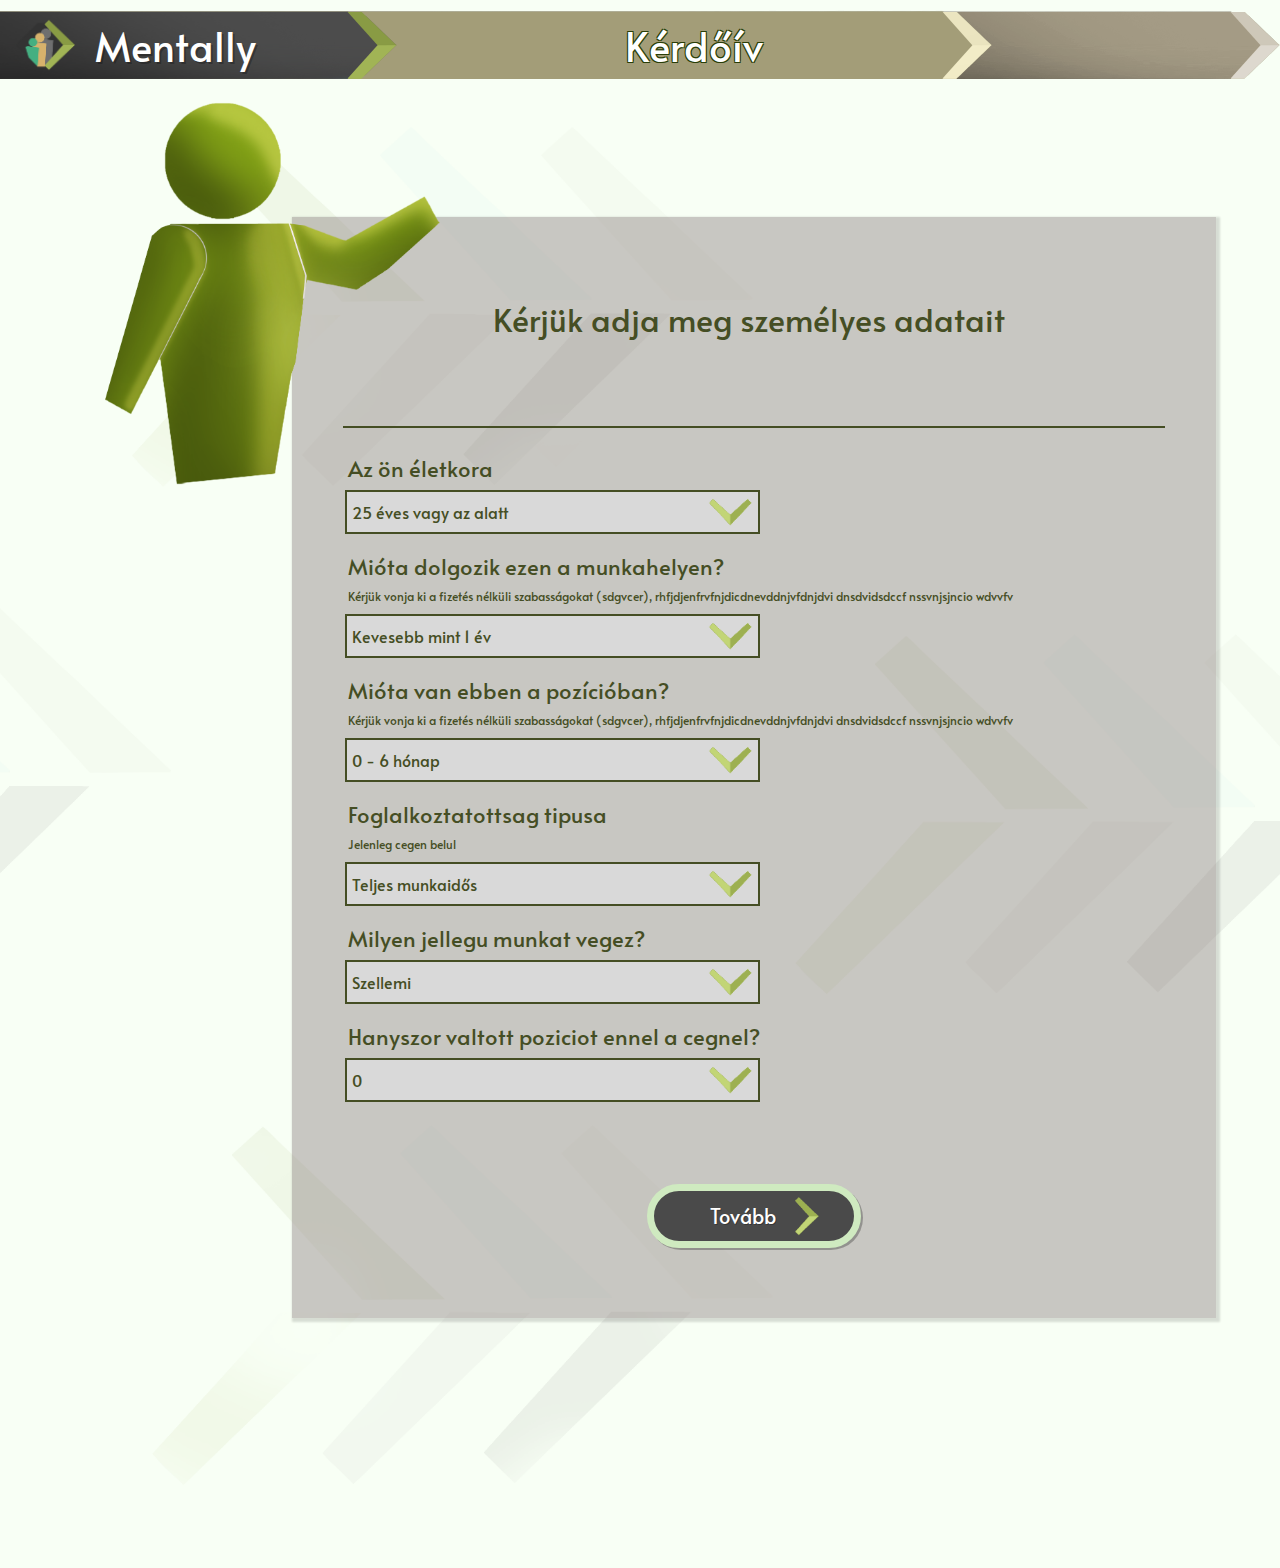
<file: pages/szemelyesAdatok.html>
<!DOCTYPE html>
<html>

<head>
    <meta charset="UTF-8">
    <meta name="viewport" content="width=device-width, initial-scale=1.0">
    <link rel="stylesheet" href="../styles/index.css" />
    <link rel="stylesheet" href="../styles/szemelyesAdatok.css" />
    <link rel="icon" type="image/x-icon" href="../imgaes/LOGO_javitott.png">
    <title>Mentally Személyes Adatok</title>
</head>

<body>

    <!-- Navbar -->
    <div class="div-back">
        <div class="div-back-seventyfive">

            <div class="div-mid">
                <div class="div-mid-fifty">
                    <div class="div-front">
                        <div class="logo"></div>
                        <text class="logoText">Mentally</text>
                    </div>
                </div>
                <div class="div-mid-hundred">
                    <text class="headerText">Kérdőív</text>

                </div>


            </div>
        </div>
        <div class="div-back-hundred">
            <div class="placeholderLogo"></div>
        </div>
    </div>

    <!-- Body -->
    <div class="content">
        <div class="innerContainerLeft">
            <div class="pointingMan"></div>
        </div>
        <div class="innerContainerRight containerRightBlack">
            <text class="bigTextSzem">Kérjük adja meg személyes adatait</text>

            <div class="hr"></div>
            <div class="questionContainerSzem">
                <!-- Elso -->
                <text class="mediumtextSzem">Az ön életkora</text>
                <!-- Dropdown -->
                <div class="custom-select">
                    <select>
                        <option value="0">25 éves vagy az alatt</option>
                        <option value="1">25 éves vagy az alatt</option>
                        <option value="2">25 éves vagy az alatt</option>
                        <option value="3">25 éves vagy az alatt</option>
                        <option value="4">25 éves vagy az alatt</option>

                    </select>
                </div>
                <!-- Masodik -->
                <text class="mediumtextSzem">Mióta dolgozik ezen a munkahelyen?</text>
                <text class="smalltextSzem">Kérjük vonja ki a fizetés nélküli szabasságokat (sdgvcer),
                    rhfjdjenfrvfnjdicdnevddnjvfdnjdvi dnsdvidsdccf nssvnjsjncio
                    wdvvfv</text>

                <!-- Dropdown -->
                <div class="custom-select">
                    <select>
                        <option value="0">Kevesebb mint 1 év</option>
                        <option value="1">Kevesebb mint 1 év</option>
                        <option value="2">Kevesebb mint 1 év</option>
                        <option value="3">Kevesebb mint 1 év</option>
                        <option value="4">Kevesebb mint 1 év</option>

                    </select>
                </div>
                <!-- Harmadik -->
                <text class="mediumtextSzem">Mióta van ebben a pozícióban?</text>
                <text class="smalltextSzem">Kérjük vonja ki a fizetés nélküli szabasságokat (sdgvcer),
                    rhfjdjenfrvfnjdicdnevddnjvfdnjdvi
                    dnsdvidsdccf nssvnjsjncio
                    wdvvfv</text>

                <!-- Dropdown -->
                <div class="custom-select">
                    <select>
                        <option value="0">0 - 6 hónap</option>
                        <option value="1">0 - 6 hónap</option>
                        <option value="2">0 - 6 hónap</option>
                        <option value="3">0 - 6 hónap</option>

                    </select>
                </div>
                <!-- Negyedik -->
                <text class="mediumtextSzem">Foglalkoztatottsag tipusa</text>
                <text class="smalltextSzem">Jelenleg cegen belul</text>

                <!-- Dropdown -->
                <div class="custom-select">
                    <select>
                        <option value="0">Teljes munkaidős</option>
                        <option value="1">Teljes munkaidős</option>
                        <option value="2">Teljes munkaidős</option>
                        <option value="3">Teljes munkaidős</option>

                    </select>
                </div>
                <!-- Otodik -->
                <text class="mediumtextSzem">Milyen jellegu munkat vegez?</text>

                <!-- Dropdown -->
                <div class="custom-select">
                    <select>
                        <option value="0">Szellemi</option>
                        <option value="1">Szellemi</option>
                        <option value="2">Szellemi</option>
                        <option value="3">Szellemi</option>

                    </select>
                </div>
                <!-- Hatodik -->
                <text class="mediumtextSzem">Hanyszor valtott poziciot ennel a cegnel?</text>

                <!-- Dropdown -->
                <div class="custom-select">
                    <select>
                        <option value="0">0</option>
                        <option value="1">1</option>
                        <option value="2">2</option>
                        <option value="3">3</option>
                    </select>
                </div>

            </div>

            <div class="spacer"></div>
            <!-- Button -->
            <div class="button">
                <text class="buttonText">Tovább</text>
                <div class="buttonImage"></div>
            </div>

        </div>


    </div>
    <script src="../scripts/index.js"></script>

</body>

</html>
</file>
<file: styles/index.css>
@font-face {
    font-family: 'Alata-Regular';
    /* Name of the font */
    src: url('../fonts/Alata-Regular.ttf') format('truetype');
    /* Path to the font file */
}
/* @keyframes slideIn {
    from {
        transform: translateX(-100%);
        opacity: 0.8;
    }

    to {
        transform: translateX(0);
        opacity: 1;
    }
} */

/* Apply animation to navbar elements */
.div-back,
.div-back-seventyfive,
.div-back-hundred,
.div-mid,
.div-mid-fifty,
.div-mid-hundred,
.div-front {
    /* animation: slideIn 1.2s  forwards; */
}

/* @keyframes slideOut {
    from {
        transform: translateX(0);
        opacity: 1;
    }

    to {
        transform: translateX(-100%);
        opacity: 0.8;
    }
} */

/* Class to trigger slide-out animation */
/* .slide-out {
    animation: slideOut 1.2s ease-in-out forwards;
} */


body{
    width: 100%;
    height: auto;
    margin: 0px;
    padding: 0px;
    background-image: url('../imgaes/hatter.png');
    background-repeat: no-repeat;
    background-size: cover;
    background-position: center;
}
.div-back{
    width: 100%;
    height: 70px;
    margin-top: 10px;
    background-image: url('../imgaes/rva-hosszuvege.png');
    /* background-image: url('../imgaes/rva-hosszu-nyilkiiro_javitott_nincs_bevillanas.png'); */
    background-repeat: no-repeat;
    background-size: auto 100%;
        /* Maintain height, adjust width */
    background-position: right;
    display: flex;
    flex-direction: row;
    z-index: 120;

    /* border-width: 2px;
    border: solid; */
    
}
.div-back-seventyfive{
    height: 100%;
    width: 80%;
    z-index: 120;
}
.div-back-hundred {
    height: 100%;
    width: 20%;
    display: flex;
    flex-direction: row;
    justify-content: center;
    align-items: center;
    padding-right: 40px;
    z-index: 120;
}
.div-mid{
    width: 100%;
    height: 70px;
    background-image: url('../imgaes/rva-hosszu-nyilkiiro_javitott_nincs_bevillanas.png');
    background-repeat: no-repeat;
    background-size: auto 100%;
    background-position: right;
    display: flex;
    flex-direction: row;
    align-items: center;
    z-index: 120;
}
.div-mid-fifty{
    height: 100%;
    width: 50%;
    z-index: 120;

}
.div-mid-hundred{
    height: 100%;
    width: 75%;
    display: flex;
    justify-content: space-between;
    align-items: center;
    z-index: 120;
}
.div-front {
    width: 100%;
    height: 70px;
    background-image: url('../imgaes/rva-hosszu-nyil.png');
    background-repeat: no-repeat;
    background-size: auto 100%;
        /* Maintain height, adjust width */
    background-position: right;
    display: flex;
    align-items: center;
    z-index: 120;
}
.logo{
    height: 90%;
    width: auto;
    aspect-ratio: 1.27;
    background-image: url('../imgaes/LOGO_javitott.png');
    background-repeat: no-repeat;
    background-size: auto 100%;
        /* Maintain height, adjust width */
    background-position: center;
    margin-left: 5px;
    margin-right: 5px;
    z-index: 120;
    
}
.logoHref {
    display: block;
    height: 100%;
    width: 100%;
    z-index: 120;
}
.logoText{
    font-size: 40px;
    color: #fff;
    text-shadow: 2px 2px #0004;
    font-weight: 500;
    font-family: 'Alata-Regular', sans-serif;
        /* Use the imported font */
    margin: 5px;
    z-index: 120;
}
.headerText {
    font-size: 40px;
    color: #fff;
    font-weight: 500;
    font-family: 'Alata-Regular', sans-serif;
    /* Use the imported font */
    margin: 5px;
    /* -webkit-text-stroke: 0.2px #293E07; */
    text-shadow: 
        -1px -1px 0 #293E07,
        1px -1px 0 #293E07,
        -1px 1px 0 #293E07,
        1px 1px 0 #293E07; /* Simulates an outside stroke */
    z-index: 120;
    width: 100%;
    text-align: center;
    
}
.languageSelectorContainer{
    height: 100%;
    width: 12%;
    display: flex;
    flex-direction: row;
    justify-content: space-evenly;
    align-items: center;
}
.en, .hu{
    width: 45%;
    aspect-ratio: 0.87;
    background-image: url('../imgaes/englangselect-02.png');
    background-repeat: no-repeat;
    background-size: auto 100%;
    background-position: center;
    cursor: pointer;
    transition: background-image 0.3s ease-in-out;
}
.hu{
    background-image: url('../imgaes/hunlangselect-02.png');
}
.en.active{
    background-image: url('../imgaes/englangselect-01.png');
}
.hu.active {
    background-image: url('../imgaes/hunlangselect-01.png');
}
.placeholderLogo{
    /* height: 85%;
    width: auto;
    aspect-ratio: 1.27;
    background-image: url('../imgaes/Rectangle\ 16.png');
    background-repeat: no-repeat;
    background-size: auto 100%;
    background-position: center;
    margin-left: 5px;
    margin-right: 5px;
    z-index: 120; */
}

.contentContainer{
    width: 100%;
    height: auto;
    display: flex;
    flex-direction: row;
    justify-content: center;
    align-items: flex-start;
    padding-top: 80px;
    margin-left: -5%;
}
.containerLeft{
    width: 25%;
    height: auto;
    display: flex;
    flex-direction: column;
    flex-wrap: nowrap;
    justify-content: space-between;
    align-items: center;
    margin-top: -2%;
}
.containerRight {
    width: 60%;
    margin-right: 5%;
    height: auto;
    display: flex;
    flex-direction: column;
    flex-wrap: nowrap;
    justify-content: space-evenly;
    align-items: center;
    background-color: #90848475;
    padding-bottom: 40px;
    box-shadow: 2px 2px 2px 2px #0002;
}
.bigText{
    font-size: 32px;
    color: #454E24;
    letter-spacing: 5%;
    font-weight: 500;
    font-family: 'Alata-Regular', sans-serif;
    margin: 10px; 
    margin-top: 35px;
    z-index: 50;
}
.mediumtext{
    font-size: 22px;
    color: #454E24;
    font-weight: 500;
    font-family: 'Alata-Regular', sans-serif;
    margin: 20px; 
    margin-left: 10%;
    margin-right: 10%;
    margin-top: 30px;
    text-align: center;
    z-index: 50;
}
.button{
    background-color: #4A4A4A;
    border: 7px solid #cfeac0;
    box-shadow: 2px 2px #0004;
    height: 50px;
    aspect-ratio: 4;
    border-radius: 100px;
    margin: 30px;
    display: flex;
    justify-content: center;
    align-items: center;
    cursor: pointer;
    z-index: 100;
    transition: background-color 0.5s ease-in-out;
    transition: border-color 0.5s ease-in-out;
}
.button:hover{
    border-color: #51BCDA;
    background-color: #006466;
}
.button:hover .buttonImage {
    margin-left: 15px;
    background-image: url('../imgaes/Rectangle\ 33.png');
}
.button:hover .buttonText {
    margin-left: 15px;
}
.buttonText{
    font-size: 20px;
    color: #fff;
    font-weight: 500;
    font-family: 'Alata-Regular', sans-serif;
    margin: 5px;
    text-shadow: 1px 1px #0004;
    z-index: 50;
    transition: margin-left 0.3s ease-in-out;
}
.buttonImage{
    height: 80%;
    width: auto;
    aspect-ratio: 0.82;
    background-image: url('../imgaes/Rectangle_33_zold.png');
    background-repeat: no-repeat;
    background-size: auto 100%;
    background-position: center;
    margin-left: 5px;
    margin-right: -15px;
    z-index: 49;
    transition: margin-left 0.3s ease-in-out;
}
.readingMan{
    width: 100%;
    aspect-ratio: 0.9;
    background-image: url('../imgaes/tajekoztato-figura_bland.png');
    background-repeat: no-repeat;
    background-size: auto 100%;
    background-position: center;
    margin-left: 5px;
    margin-right: -65%; 
    z-index: 20;
    margin-bottom: 15px;
}
.proudMan{
    width: 100%;
    aspect-ratio: 0.9;
    background-image: url('../imgaes/healthy-figura_bland.png');
    background-repeat: no-repeat;
    background-size: auto 100%;
    background-position: center;
    margin-left: 5px;
    margin-right: -65%; 
    z-index: 20;
    margin-bottom: 5px;
}
.depressedMan {
    width: 100%;
    aspect-ratio: 0.9;
    background-image: url('../imgaes/kiegett-figura_bland.png');
    background-repeat: no-repeat;
    background-size: auto 100%;
    background-position: center;
    margin-left: 5px;
    margin-right: -55%;
    z-index: 20;
    margin-bottom: 5px;

}
.questioningMan {
    width: 100%;
    aspect-ratio: 0.9;
    background-image: url('../imgaes/kerdoiv-figura_bland.png');
    background-repeat: no-repeat;
    background-size: auto 100%;
    background-position: center;
    margin-left: 5px;
    margin-right: -65%;
    z-index: 20;
    margin-bottom: 55px;
}

/* ///////////////////////////////////////////////////////////////////////////////////////////////////////////// */

/* Media query for screens below 1200 pixels */
@media (max-width: 1200px) {
    .contentContainer{
        margin-left: 0px;
    }
    .containerRight {
        width: 75%;
    }
    .containerLeft {
        width: 25%;
    }
    .div-mid-fifty {
        width: 40%;
    }
    .div-mid-hundred{
        width: 70%;
    }

}
/* Media query for screens below 1000 pixels */
@media (max-width: 1050px) {
    .div-mid-fifty {
            width: 50%;
        }
    
        .div-mid-hundred {
            width: 60%;
        }
}


@media (max-width: 1000px) {
    .containerRight {
        margin-right: 2%;
        }
    .bigText {
        font-size: 24px;
    }
    .mediumtext {
        font-size: 20px;
    }
    .button {
        height: 40px;
    }

}
@media (max-width: 850px) {
    .div-back {
        height: 60px;
    }
    .div-mid {
        height: 60px;
    }
    .div-front {
        height: 60px;
    }   
    .logoText{
        font-size: 30px;
    }
    .headerText{
        font-size: 30px;
    }
    
    .contentContainer {
        flex-direction: column;
        padding-top: 30px;
    }
.languageSelectorContainer{
    width: 20%;
}
    .containerLeft {
        width: 30%;

    }

    .readingMan {
        margin-right: -20%;
    }

    .proudMan {
        display: none;
    }

    .depressedMan {
        display: none;
    }

    .questioningMan {
        display: none;
    }

    .containerRight {
        width: 100%;
        margin: 0px;
        margin-top: -15%;
        margin-bottom: 60px;
    }

    .bigText {
        margin-left: 10%;
        font-size: 26px;
        margin-top: 45px;
        margin-bottom: 15px;
    }

    .mediumtext {
        font-size: 16px;
        margin-top: 35px;
        margin-left: 10%;
        margin-right: 10%;
    }

}
@media (max-width: 750px) {
    .containerLeft {
        width: 35%;
    }
    .containerRight{
        margin-top: -18%;
    }
}
@media (max-width: 700px) {
    .div-back {
        height: 50px;
    }
    .div-mid {
        height: 50px;
    }
    .div-front {
        height: 50px;
    }   
    .logoText{
        font-size: 25px;
    }
    .headerText{
        font-size: 25px;
    }
}
@media (max-width: 600px) {
    .div-back {
        height: 40px;
    }
    .div-mid {
        height: 40px;
    }
    .div-front {
        height: 40px;
    }   
    .logoText{
        font-size: 20px;
    }
    .headerText{
        font-size: 20px;
    }
    .placeholderLogo{
        margin-right: -10px;
    }
    .containerRight{

        margin-top: -23%;
    }
    .languageSelectorContainer {
        width: 25%;
    }

}

@media (max-width: 500px) {
    .logoText{
        font-size: 14px;
        margin-left: 1px;
    }
    .headerText{
        font-size: 16px;
        -webkit-text-stroke: 0.2px #000;
        width: 65%;
        text-shadow:
                -0.3px -0.3px 0 #293E07,
                0.3px -0.3px 0 #293E07,
                -0.3px 0.3px 0 #293E07,
                0.3px 0.3px 0 #293E07;
            /* margin-right: 25%; */
        }
    .languageSelectorContainer {
        width: 35%;
    }
    .contentContainer{
        padding-top: 20px;
    }

    .readingMan{
        margin-right: -20%;
    }

    .containerRight{
        margin-top: -30%;
    }
    .bigText{
        margin-left: 30%;
        font-size: 26px;
        margin-top: 45px;
        margin-bottom: 25px;
    }
    .mediumtext{
        font-size: 16px;
        margin-top: 35px;
        margin-left: 4%;
        margin-right: 4%;
    }
    .button{
        height: 30px;
        border-width: 5px;
    }
    .buttonText {
        font-size: 14px;
    }
    .buttonImage{
        margin-right: -5%;
    }

}

@media (max-width: 400px) {
    .div-back {
        height: 45px;
    }
    .div-mid {
        height: 45px;
    }
    .div-mid-fifty{
        width: 75%;
    }
    .div-front {
        height: 45px;
    }   
    .logo{
        margin-left: 1px;
        margin-right: 1px;
    }
    .logoText{
        font-size: 3.5vw;
    }
    .headerText{
        font-size: 14px;
        -webkit-text-stroke: 0.2px #000;
    }
    .mediumtext{
        font-size: 14px;
        margin-top: 10px;
    }
    .containerLeft{
        width: 40%;
    }


}
</file>
<file: darkMode/darkMode.css>
body{
    background-image: url('../imgaes/hatter_darksyurke.png');
}
.containerRightBlack{
    background-color: #0007;
}
.whiteText{
    color: #fff;
}
.containerRightTransparent{
    background-color: transparent;
}
.noBoxShadow{
    box-shadow: 0px 0px 0px 0px transparent;
}
</file>
<file: styles/kerdoiv.css>
@font-face {
    font-family: 'Alata-Regular';
    /* Name of the font */
    src: url('../fonts/Alata-Regular.ttf') format('truetype');
    /* Path to the font file */
}

.contentKerdoiv{
    width: 100%;
    height: auto;
    display: flex;
    flex-direction: row;
    justify-content: center;
    margin-top: 40px;
    align-items: center !important;
    /* border: solid 1px #000; */
    z-index: 100;
    padding-bottom: 30px;
}
.innerContainerLeftKerdoiv {
    width: 60%;
    height: auto;
    padding-right: 5%;
    display: flex;
    flex-direction: row;
    flex-wrap: nowrap;
    justify-content: space-evenly;
    align-items: center;
    margin-top: 40px;
    /* border: solid 1px #000; */

}
.textContainer{
    height: 90%;
    display: flex;
    flex-direction: column;
    flex-wrap: nowrap;
    justify-content: space-evenly;
    align-items: left;
    background-color: #90848475;
    box-shadow: 2px 2px 2px 2px #0002;
    /* border: solid 1px #000; */
    padding-right: 10%;
}
.innerContainerRightKerdoiv{
    position: relative;
    right: 10%;
    top: 15%;
    width: 10%;
    height: auto;
}
.questioningManKerdoiv{
    position: relative;
    width: 250px;
    aspect-ratio: 0.9;
    background-image: url('../imgaes/kerdoiv-figura_bland.png');
    background-repeat: no-repeat;
    background-size: contain;
    background-position: center;
    z-index: 20;

}
.bigTextKerdoiv{
    font-size: 32px;
    color: #454E24;
    letter-spacing: 5%;
    font-weight: 500;
    font-family: 'Alata-Regular', sans-serif;
    margin: 10px; 
    z-index: 50;
    text-shadow: 1px 1px #0004;
}
.mediumTextKerdoiv{
    font-size: 22px;
    color: #454E24;
    font-weight: 500;
    font-family: 'Alata-Regular', sans-serif;
    margin: 10px; 
    z-index: 50;
    text-align: left;
}
.KerdesTextkerodiv{
    font-size: 22px;
    color: #454E24;
    font-weight: 500;
    font-family: 'Alata-Regular', sans-serif;
    margin: 5px; 
    margin-bottom: 10px;
    z-index: 50;
    text-align: left;
}
.centerText{
    text-align: center;
}
.kerdoivKerdesekContainer{
    width: 100%;
    height: auto;
    display: flex;
    flex-direction: column;
    justify-content: center;
    align-items: center;
    margin-top: 10px;
    /* border: solid 1px #000; */
    z-index: 100;
    padding-bottom: 30px; 
}
.kerdoivKerdesek{
    width: 100%;
    height: auto;
    padding: 5px;
    display: flex;
    flex-direction: column;
    flex-wrap: nowrap;
    justify-content: space-evenly;
    align-items: center;

}
.greyContainer {
    width: 65%;
    height: auto;
    background-color: #90848475;
    box-shadow: 2px 2px 2px 2px #0002;
    display: flex;
    flex-direction: column;
    flex-wrap: nowrap;
    justify-content: space-evenly;
    align-items: center;
    /* border: solid 1px #000; */
}
.questionContainerKerdoiv{
    width: 100%;
    height: auto;
    display: flex;
    flex-direction: column;
    justify-content: center;
    align-items: center;
    margin-top: 15px;
    margin-bottom: 0px;
}
.unanswered {
    border: 2px solid red;
}
.questiontextContainer{
    height: auto;
    width: 95%;
    align-items: flex-start;
}
/* //////////////////////// */
/* .hidden-thumb::-webkit-slider-thumb {
    display: none;
}

.hidden-thumb::-moz-range-thumb {
    display: none;
}

.hidden-thumb::ms-thumb {
    display: none;
} */
/* Slider CSS */
.slider-container {
    position: relative;
    width: 95%;
    height: 60px;
    display: flex;
    align-items: center;
    
}

/* input[type="range"] {
    -webkit-appearance: none;
    width: 100%;
    height: 8px;
    background: #51BCDA;
    outline: none;
    border-radius: 5px;
    position: relative;
    box-shadow: 1px 1px 1px 1px #0002;
    
}

input[type="range"]::-webkit-slider-thumb {
    -webkit-appearance: none;
    appearance: none;
    width: 35px;
    aspect-ratio: 1.08;
    background: url('../imgaes/javitottTriangle_halvany.png') no-repeat center center;
    background-size: contain;
    cursor: pointer;
    position: relative;
    z-index: 30 !important;
    margin-bottom: 10px;

}

input[type="range"]::-moz-range-thumb {
    width: 30px;
    aspect-ratio: 1.08;
    background: url('../imgaes/javitottTriangle_halvany.png') no-repeat center center;
    background-size: contain;
    cursor: pointer;
    position: relative;
    z-index: 30 !important;
    margin-bottom: 10px;
} */

.marker {
    position: absolute;
    width: 25px;
    aspect-ratio: 1;
    background-color: #00A2CF;
    border-radius: 50%;
    top: 50%;
    transform: translate(-50%, -50%);
    display: flex;
    justify-content: center;
    align-items: center;
    z-index: 2 !important;
    cursor: pointer;
    box-shadow: 1px 1px 1px 1px #0002;
}

.marker::before {
    content: '';
    width: 15px;
    aspect-ratio: 1;
    background-color: white;
    border-radius: 50%;
    z-index: 2 !important;
    cursor: pointer;
    transition: background-color 0.3s ease-in-out;
}

.marker:hover::before,
.marker.selected::before {
    width: 100%;
    background-color: white;
}
.optionTextContainer{
    height: 40px;
    width: 95%;
    display: flex;
    flex-direction: row;
    justify-content: space-between;
    align-items: center;
    flex-wrap: wrap;
    text-wrap: wrap;
}
.optionText{
    font-size:1vw;
    color: #454E24;
    font-weight: 500;
    font-family: 'Alata-Regular', sans-serif;
    margin: 1px; 
    z-index: 50;
    text-align: left;
    border: 0px solid #fff;
    width: 100%;
    max-width: 100%;
    text-wrap: wrap;

}
.centerRight{
    text-align: center;
    margin-left: 5%;
}
.centerLeft {
    text-align: center;
    margin-right: 5%;
}
.right{
    text-align: right;
}
.hr {
    width: 95%;
    height: 1.5px;
    background-color: #454E24;
    margin-top: 15px;
    margin-bottom: 5px;
}

/* /////////////////////////////////// */
.sliderR {
    -webkit-appearance: none;
    width: 100%;
    height: 25px;
    background: #d3d3d3;
    outline: none;

}
.percentageContainer{
    width: 95%;
    height: auto;
    display: flex;
    flex-direction: row;
    justify-content: space-between;
    align-items: center;
    margin-top: 15px;
}
.percentageText{
    font-size: 14px;
    color: #454E24;
    font-weight: 500;
    font-family: 'Alata-Regular', sans-serif;
    margin: 1px; 
    z-index: 50;
    text-align: left;
    /* border: 1px solid #000; */
    width: auto;
    max-width: 20%;
    text-wrap: nowrap;
}
/* Radio CSS */
/* Radio Container */
.radio-container {
    position: relative;
    width: 95%;
    display: flex;
    flex-direction: row;
    justify-content: center;
    align-items: center;
    border: 0px solid #000;
    margin-top: 5px;
}

/* Radio Group */
.radio-group {
    width: 100%;
    display: flex;
    justify-content: space-between;
    align-items: center;
}

/* Radio Item */
.radio-item {
    display: flex;
    flex-direction: column;
    align-items: center;
    margin: 0 0px;
}

/* Label Styles */
.radio-item label {
    display: flex;
    flex-direction: column;
    align-items: center;
    cursor: pointer;
    position: relative;
}
.radio-item label .alignLeft{
    align-items: flex-start;
}

/* Hide the default radio button */
.radio-item input[type="radio"] {
    display: none;
}

/* Custom Radio Button */
.custom-radio {
    width: 20px;
    height: 20px;
    border: 3px solid #00A2CF;
    border-radius: 50%;
    background-color: #00A2CF;
    display: inline-block;
    margin-bottom: 5px;
    position: relative;
    box-shadow: 2px 2px #0004;
}

/* Custom Radio Button Image */
.custom-radio img {
    display: none;
    position: absolute;
    top: -12.5px;
    /* Adjust positioning */
    left: -9.2px;
    /* Adjust positioning */
    /* Adjust size as needed */
    height: 32px;
    aspect-ratio: 1.234;
    /* Adjust size as needed */
    z-index: 1;

}

/* Show Image on Checked State */
.radio-item input[type="radio"]:checked+label .custom-radio img {
    display: block;
}
/* Show Image on Checked State */
.radio-item input[type="radio"]:checked+label .custom-radio {
    border: 3px solid #fff;
    background-color: #fff;
}
/* Alignments */
.alignLeft {
    align-items: flex-start !important;
}

.alignRight {
    align-items: flex-end !important;
}
.lineUnderRadios{
    position: absolute;
    width: 98%;
    height: 8px;
    background-color: #00A2CF;
    border-radius: 15px;
    top: 20%;
    z-index: 0;
    box-shadow: 2px 2px #0004;
}
/* Slider CSS */
.slider-containerR {
    position: relative;
    width: 95%;
    display: flex;
    flex-direction: column;
    justify-content: center;
    align-items: center;
    /* border: 1px solid #000; */

}
/* Percentage text */
.movingPercentageTextContainer{
    width: 100%;
    height: 20px;
    align-items: flex-start;
    margin-bottom: 20px;
    margin-left: 15px;
/* border: 1px solid #000; */

}
.sliderR {
    -webkit-appearance: none;
    width: 100%;
    height: 20px;
    background: #d3d3d3;
    outline: none;
    transition: background-color 0.3s ease;
}

.sliderR::-webkit-slider-thumb {
    -webkit-appearance: none;
    appearance: none;
    width: 45px;
    aspect-ratio: 1.08;
    background: url('../imgaes/Ellipse\ 4.png') no-repeat center center;
    background-size: contain;
    cursor: pointer;
    position: relative;
    z-index: 30 !important;
    margin-bottom: 10px;
    margin-left: 5px;
}

.sliderR::-moz-range-thumb {
    width: 45px;
    aspect-ratio: 1.08;
    background: url('../imgaes/Ellipse\ 4.png') no-repeat center center;
    background-size: contain;
    cursor: pointer;
    position: relative;
    z-index: 30 !important;
    margin-bottom: 10px;
    margin-left: 5px;
}
.movingPercentageText {
font-size: 14px;
color: #454E24;
font-weight: 500;
font-family: 'Alata-Regular', sans-serif;
text-align: center;
margin-top: 0px;
font-size: 18px;
width: 40px;
margin-left: 47%;
/* border: 1px solid #000; */
}

/* /////////////////////////////////// */
.progressBarContainer {
    position: sticky;
    top: 0;
    z-index: 1000;
    width: 65%;
    height: 25px;
    /* Adjust the z-index if needed to ensure it stays above other content */
}
.sliderR.sliderR::-webkit-slider-thumb{
    margin-top: 10px;
}
.sliderR.sliderR::-moz-range-thumb {
    margin-top: 10px;
}
.progressBar{
    width: 100%;
    height: 25px;
    background-color: #fff5;
    display: flex;
    flex-direction: row;
    justify-content: flex-start;
    align-items: center;
    box-shadow: 1px 1px 1px 1px #0002;
    border: 0.5px solid #0005;

}
.progressBarBar{
    position: absolute;
    width: 0%;
    height: 100%;
    display: flex;
    justify-content: flex-end;
    align-items: center;
    background-color: #00A2CF;
    transition: width 0.5s ease-in-out;
    z-index: 99;
}
.progressBarPercentage{
    height: 100%;
    font-size: 20px;
    color: #fff;
    font-weight: 500;
    font-family: 'Alata-Regular', sans-serif;
    margin: 5px; 
    margin-bottom: 10px;
    text-align: left;
    z-index: 100 !important;
    transition: opacity 0.5s ease-in-out;
    opacity: 0;
}   
.progressBarPercentage.visible {
    opacity: 1;
}
/* /////////////////////////////////////////////////////////////////// */

@media (max-width: 1200px) {

    .bigTextKerdoiv{
        font-size: 28px;
    }

    .mediumTextKerdoiv {
        font-size: 18px;
    }
    .KerdesTextkerodiv{
        font-size: 18px;
    }
}
@media (max-width: 1000px) {

.innerContainerRightKerdoiv{
    top: 20%;
}
.optionText {
    font-size: 1.2vw;
}


}

@media (max-width: 850px) {

.innerContainerLeftKerdoiv {
    width: 85%;
}
.greyContainer{
    width: 90%;

}
.progressBarContainer{
    width: 90%;
}
.mediumTextKerdoiv{
    max-width: 90%;
    margin-top: 0px;
}
.innerContainerRightKerdoiv{
    right: 15%;
}
.questioningManKerdoiv{
    width: 220px;
}

}

@media (max-width: 750px) {

    .bigTextKerdoiv {
        font-size: 24px;
    }

    .mediumTextKerdoiv {
        font-size: 16px;
    }
    .KerdesTextkerodiv {
        font-size: 16px;
    }


    .questioningManKerdoiv {
        width: 190px;
    }

}

@media (max-width: 650px) {
.sliderR {
        height: 12px;


    }
.sliderR::-webkit-slider-thumb {
    margin-left: 0px;
    width: 30px;
}
.sliderR::-moz-range-thumb {
    margin-left: 0px;
    width: 30px;
}
.movingPercentageTextContainer {
    margin-left: 5px;
    /* border: 1px solid #000; */

}
    .bigTextKerdoiv {
        font-size: 20px;
    }

    .mediumTextKerdoiv {
        font-size: 14px;
    }
    .KerdesTextkerodiv{
        font-size: 14px;
    }

    .questioningManKerdoiv {
        width: 160px;
    }
    .optionTextContainer{
        margin-top: 5px;
        height: 20px;
    }
    .optionText{
        font-size: 1.4vw;
    }
    .movingPercentageText{
        font-size: 12px;
    }
    .movingPercentageTextContainer{
        margin-bottom: 10px;
    }
    .hr{
        margin-top: 10px;
    }
}

@media (max-width: 550px) {

    .bigTextKerdoiv {
        font-size: 18px;
    }

    .mediumTextKerdoiv {
        font-size: 12px;
    }
    .KerdesTextkerodiv{
        margin: 5px;
        margin-bottom: 15px;
        font-size: 12px;
    }
    .optionText{
        font-size: 1.6vw;
    }
    .movingPercentageText{
        font-size: 10px;
    }
    .questioningManKerdoiv {
        width: 130px;
    }

    .hr{
        margin-top: 15px;
    }
    .contentKerdoiv{
        margin-top: 5px;
    }

}

@media (max-width: 450px) {
.progressBarContainer {
    width: 100%;
}

.greyContainer {
    width: 100%;
}
.radio-item {
    height: auto;
    margin-bottom: 5vw;
    position: relative;
}
.radio-item label span:nth-child(2) {
    /* border: #000 solid 1px; */
    text-wrap: wrap;
    text-align: center;
    position: absolute;
    top: 30px;
    font-size: 2.2vw;;
    max-width: 15vw;
}

    .bigTextKerdoiv {
        font-size: 14px;
    }

    .mediumTextKerdoiv {
        max-width: 80%;
        font-size: 10px;
    }

    .optionTextContainer{
        margin-top: 1px;
    }
    .hr{
        margin-top: 10px;
    }
    .optionText{
        font-size: 2vw;
    }
    .movingPercentageText{
        font-size: 10px;
    }
    .movingPercentageTextContainer{
        margin-bottom: 5px;
    }
    .questioningManKerdoiv {
        width: 120px;
    }
.innerContainerRightKerdoiv{
    right: 20%;
}
.kerdoivKerdesekContainer{
    margin-top: 0px;
}
}

@media (max-width: 350px) {

    .bigTextKerdoiv {
        font-size: 12px;
    }

    .mediumTextKerdoiv {
        max-width: 85%;
        font-size: 8px;
    }

    .optionText{
        font-weight: 400;
        font-size: 2vw;
    }
    .movingPercentageText{
        font-size: 8px;
    }
    .questioningManKerdoiv {
        width: 120px;
    }

    .innerContainerRightKerdoiv {
        right: 20%;
    }
    .textContainer{
        max-width: 70%;
    }
    .movingPercentageTextContainer{
        margin-bottom: 2px;
    }
    
}
</file>
<file: styles/szemelyesAdatok.css>
@font-face {
    font-family: 'Alata-Regular';
    /* Name of the font */
    src: url('../fonts/Alata-Regular.ttf') format('truetype');
    /* Path to the font file */
}
.content{
    width: 90%;
    height: auto;
    display: flex;
    flex-direction: row;
    justify-content: center;
    align-items: flex-start !important;
    padding-left: 5%;
    padding-right: 5%;
    margin-top: -30px;
    align-items: center;
    /* border: solid 1px #000; */
    z-index: 100;
    margin-top: 10px;
    padding-bottom: 250px;
}
.innerContainerLeft{
    width: 20%;
    height: auto;
    /* border: solid 1px #000; */

}
.pointingMan {
    position: relative;
    width: 160%;
    aspect-ratio: 0.9;
    background-image: url('../imgaes/adatlap-figuracopy_bland.png');
    background-repeat: no-repeat;
    background-size: contain;
    background-position: center;
    z-index: 20;
    margin-left: 17%;
    
}
.innerContainerRight{
    width: 80%;
    height: auto;
    padding: 5px;
    display: flex;
    flex-direction: column;
    flex-wrap: nowrap;
    justify-content: space-evenly;
    align-items: center;
    background-color: #90848475;
    padding-bottom: 40px;
    box-shadow: 2px 2px 2px 2px #0002;
    z-index: 19;
    margin-top: 11%;
}
.bigTextSzem{
    font-size: 32px;
    color: #454E24;
    letter-spacing: 5%;
    font-weight: 500;
    font-family: 'Alata-Regular', sans-serif;
    margin: 10px; 
    margin-top: 75px;
    margin-bottom: 75px;
    z-index: 50;
    margin-left: 0%;
}
.mediumtextSzem{
    font-size: 22px;
    color: #454E24;
    font-weight: 500;
    font-family: 'Alata-Regular', sans-serif;
    margin: 5px; 
    margin-top: 15px;
    text-align: center;
    z-index: 50;
    text-align: left;
}
.smalltextSzem{
    font-size: 12px;
    color: #454E24;
    font-weight: 500;
    font-family: 'Alata-Regular', sans-serif;
    margin: 2px;
    margin-bottom: 8px;
    margin-left: 5px;
    text-align: center;
    z-index: 50;
    text-align: left;
}
.hr{
    width: 90%;
    height: 2px;
    background-color: #454E24;
    margin-top: 10px;
    margin-bottom: 10px;
}
.questionContainerSzem{
    width: 90%;
    height: auto;
    display: flex;
    flex-direction: column;
    justify-content: center;
    align-items: flex-start;
}
.custom-select{
    width: 50%;
    height: 40px;
    border: solid 2px #454E24;
    background-color: #D9D9D9;
    margin: 2px;
}
.custom-select select {

    -webkit-appearance: none;
    /* Safari and Chrome */
    -moz-appearance: none;
    /* Firefox */
    -ms-appearance: none;
    /* IE/Edge */
    appearance: none;
    /* Standard */

    background-image: url('../imgaes/Rectangle\ 30.png');
    background-repeat: no-repeat;
    background-position: right 5px center;
    background-size: 45px;
    width: 100%;
    height: 100%;
    font-size: 16px;
    font-weight: 500;
    font-family: 'Alata-Regular', sans-serif;
    background-color: #D9D9D9;
    border: hidden;
    padding: 0px;
    padding-left: 5px;
    color: #454E24;
    cursor: pointer;
    border-radius: 0px;
}
.custom-select select:focus {
    outline: none;
    border: none;
    background-image: url('../imgaes/Rectangle_33_zold_down_rotated.png');

}
.custom-select select:not(:focus) {
    background-image: url('../imgaes/Rectangle_33_zold_down.png');
    /* Revert to original background image */
}
.custom-select option:hover {
    background-color: #454E24 !important;
}

.custom-select select::-ms-expand {
    display: none;
    /* Hide dropdown arrow in IE/Edge */
}

.spacer{
    height: 50px;
}

/* ///////////////////////////////////////////////////////////////////////////////////////////////////// */

@media (max-width: 1200px) {
    .bigTextSzem{
        margin-top: 50px;
        margin-bottom: 50px;
        font-size: 26px;
    }
}

@media (max-width: 1000px) {
    .bigTextSzem{
        margin-top: 40px;
        margin-bottom: 40px;
    }
    .mediumtextSzem{
        font-size: 20px;
    }
}

@media (max-width: 850px) {
    .bigTextSzem{
        font-size: 20px;
        margin-top: 32px;
        margin-bottom: 32px;
    }
    .mediumtextSzem{
        font-size: 16px;
    }
    .smalltextSzem{
        font-size: 10px;
    }
}
@media (max-width: 700px) {
    .custom-select{
        width: 70%;
    }
}
@media (max-width: 700px) {
    .bigTextSzem {
        font-size: 18px;
        margin-top: 30px;
        margin-bottom: 30px;
    }
}
@media (max-width:600px) {
    .bigTextSzem {
        font-size: 15px;
        margin-top: 26px;
        margin-bottom: 26px;
    }
    .mediumtextSzem{
        font-size: 14px;
    }
    .smalltextSzem{
        font-size: 8px;
    }
    .custom-select{
        height: 30px;
    }
    .custom-select select{
        font-size: 12px;
        background-size: 35px;
    }
}
@media (max-width: 500px) {
    .bigTextSzem {
        font-size: 12px;
        margin-top: 16px;
        margin-bottom: 16px;
    }
    .custom-select{
        width: 90%;
    }
}
@media (max-width: 400px) {
    .bigTextSzem {
        font-size: 10px;
        margin-top: 12px;
        margin-bottom: 12px;
    }
    .mediumtextSzem{
        font-size: 12px;
    }
    .custom-select select{
        font-size: 10px;
        background-size: 30px;
    }
}
</file>
<file: newsletter/newsletter.css>
@font-face {
    font-family: 'Alata-Regular';
    /* Name of the font */
    src: url('../fonts/Alata-Regular.ttf') format('truetype');
    /* Path to the font file */
}

body {
    width: 100%;
    height: auto;
    margin: 0px;
    padding: 0px;
    background-image: url('../imgaes/hatter.png');
    background-repeat: no-repeat;
    background-size: cover;
    background-position: center;
}
.container{
    width: 100%;
    height: auto;
    display: flex;
    flex-direction: column;
    justify-content: space-evenly;
    align-items: center;
}
.logoContainer {
    width: 100%;
    height: 70px;

}
.logoBackground{
    width: 300px;
    height: 100%;
    background-image: url('../imgaes/rva-hosszu-nyil.png');
    background-repeat: no-repeat;
    background-size: auto 100%;
        /* Maintain height, adjust width */
    background-position: right;
    display: flex;
    flex-direction: row;
    justify-content: flex-start;
    align-items: center;
    z-index: 120;
}
.logoImage{
    height: 90%;
    width: auto;
    aspect-ratio: 1.27;
    background-image: url('../imgaes/logo1x1.png');
    background-repeat: no-repeat;
    background-size: auto 100%;
        /* Maintain height, adjust width */
    background-position: center;
    margin-left: 5px;
    margin-right: 5px;
    z-index: 120;
}
.logoText{
    font-size: 35px;
    color: #fff;
    text-shadow: 2px 2px #0004;
    font-weight: 500;
    font-family: 'Alata-Regular', sans-serif;
        /* Use the imported font */
    margin: 5px;
    z-index: 120;
}

.greyContainer{
    width: 35vw;
    height: auto;
    margin-top: 60px;
    margin-bottom: 10px;
    background-color: #90848475;
    display: flex;
    flex-direction: column;
    justify-content: space-evenly;
    align-items: center;
}
.bigTextContainer{
    width: 100%;
    height: auto;
    display: flex;
    flex-direction: row;
    justify-content: space-evenly;
    align-items: center;
}
.manContainer{
    position: absolute;
    left: 25vw;
    top: 90px;
    width: 35%;
    aspect-ratio: 0.9;
    background-image: url('../imgaes/tajekoztato-figura_bland.png');
    background-repeat: no-repeat;
    background-size: auto 100%;
    background-position: center;
    max-width: 190px;
}
.manContainerProud{
    background-image: url('../imgaes/healthy-figura_bland.png');
}
.bigText{
    font-size: 16px;
    color: #454E24;
    font-weight: 500;
    font-family: 'Alata-Regular', sans-serif;
    margin: 20px; 
    margin-left: 10%;
    margin-right: 10%;
    margin-top: 30px;
    text-align: center;
    z-index: 50;
}
.mediumText {
    font-size: 14px;
    color: #454E24;
    font-weight: 500;
    font-family: 'Alata-Regular', sans-serif;
    margin: 20px;
    margin-left: 10%;
    margin-right: 10%;
    margin-top: 30px;
    text-align: center;
    z-index: 50;
    max-width: 70%;
}
.smalltext{
    font-size: 10px;
    color: #fff;
    font-weight: 500;
    font-family: 'Alata-Regular', sans-serif;
    margin: 20px;
    margin-left: 10%;
    margin-right: 10%;
    text-align: center;
}
.button {
    background-color: #4A4A4A;
    border: 6px solid #cfeac0;
    box-shadow: 2px 2px #0004;
    height: 50px;
    aspect-ratio: 4.3;
    border-radius: 100px;
    margin: 30px;
    display: flex;
    justify-content: center;
    align-items: center;
    cursor: pointer;
    z-index: 100;
    transition: background-color 0.5s ease-in-out;
    transition: border-color 0.5s ease-in-out;
}

.button:hover {
    border-color: #51BCDA;
    background-color: #006466;
}

.button:hover .buttonImage {
    margin-left: 15px;
    background-image: url('../imgaes/Rectangle\ 33.png');
}

.button:hover .buttonText {
    margin-left: 15px;
}

.buttonText {
    font-size: 14px;
    color: #fff;
    font-weight: 500;
    font-family: 'Alata-Regular', sans-serif;
    margin: 5px;
    text-shadow: 1px 1px #0004;
    z-index: 50;
    transition: margin-left 0.3s ease-in-out;
}

.buttonImage {
    height: 80%;
    width: auto;
    aspect-ratio: 0.82;
    background-image: url('../imgaes/Rectangle_33_zold.png');
    background-repeat: no-repeat;
    background-size: auto 100%;
    background-position: center;
    margin-left: 5px;
    margin-right: -15px;
    z-index: 49;
    transition: margin-left 0.3s ease-in-out;
}
.blackContainer{
    width: 35vw;
    height: auto;
    margin-top: 10px;
    margin-bottom: 30px;
    background-color: #767676;
    display: flex;
    flex-direction: column;
    justify-content: space-evenly;
    align-items: center;
}

@media (max-width: 1200px) {
    .manContainer {
        left: 20vw;
    }
    .greyContainer {
        width: 40vw;
    }
    .blackContainer {
        width: 40vw;
    }
}
@media (max-width: 1000px) {
    .manContainer {
        left: 12vw;
    }

    .greyContainer {
        width: 50vw;
    }
    .blackContainer {
        width: 50vw;
    }

}
@media (max-width: 850px) {
    .manContainer {
        left: 8vw;
    }

    .greyContainer {
        width: 55vw;
    }
    .blackContainer {
        width: 55vw;
    }
}
@media (max-width: 750px) {
    .manContainer {
        left: 2vw;
    }

    .greyContainer {
        width: 65vw;
    }
    .blackContainer {
        width: 65vw;
    }
}
@media (max-width: 600px) {
    .manContainer {
        left: 0vw;
    }

    .greyContainer {
        width: 65vw;
    }
    .blackContainer {
        width: 65vw;
    }
}
@media (max-width: 350px) {
    .manContainer {
        left: 0vw;
    }

    .greyContainer {
        width: 80vw;
    }
    .blackContainer {
        width: 80vw;
    }

}
</file>
